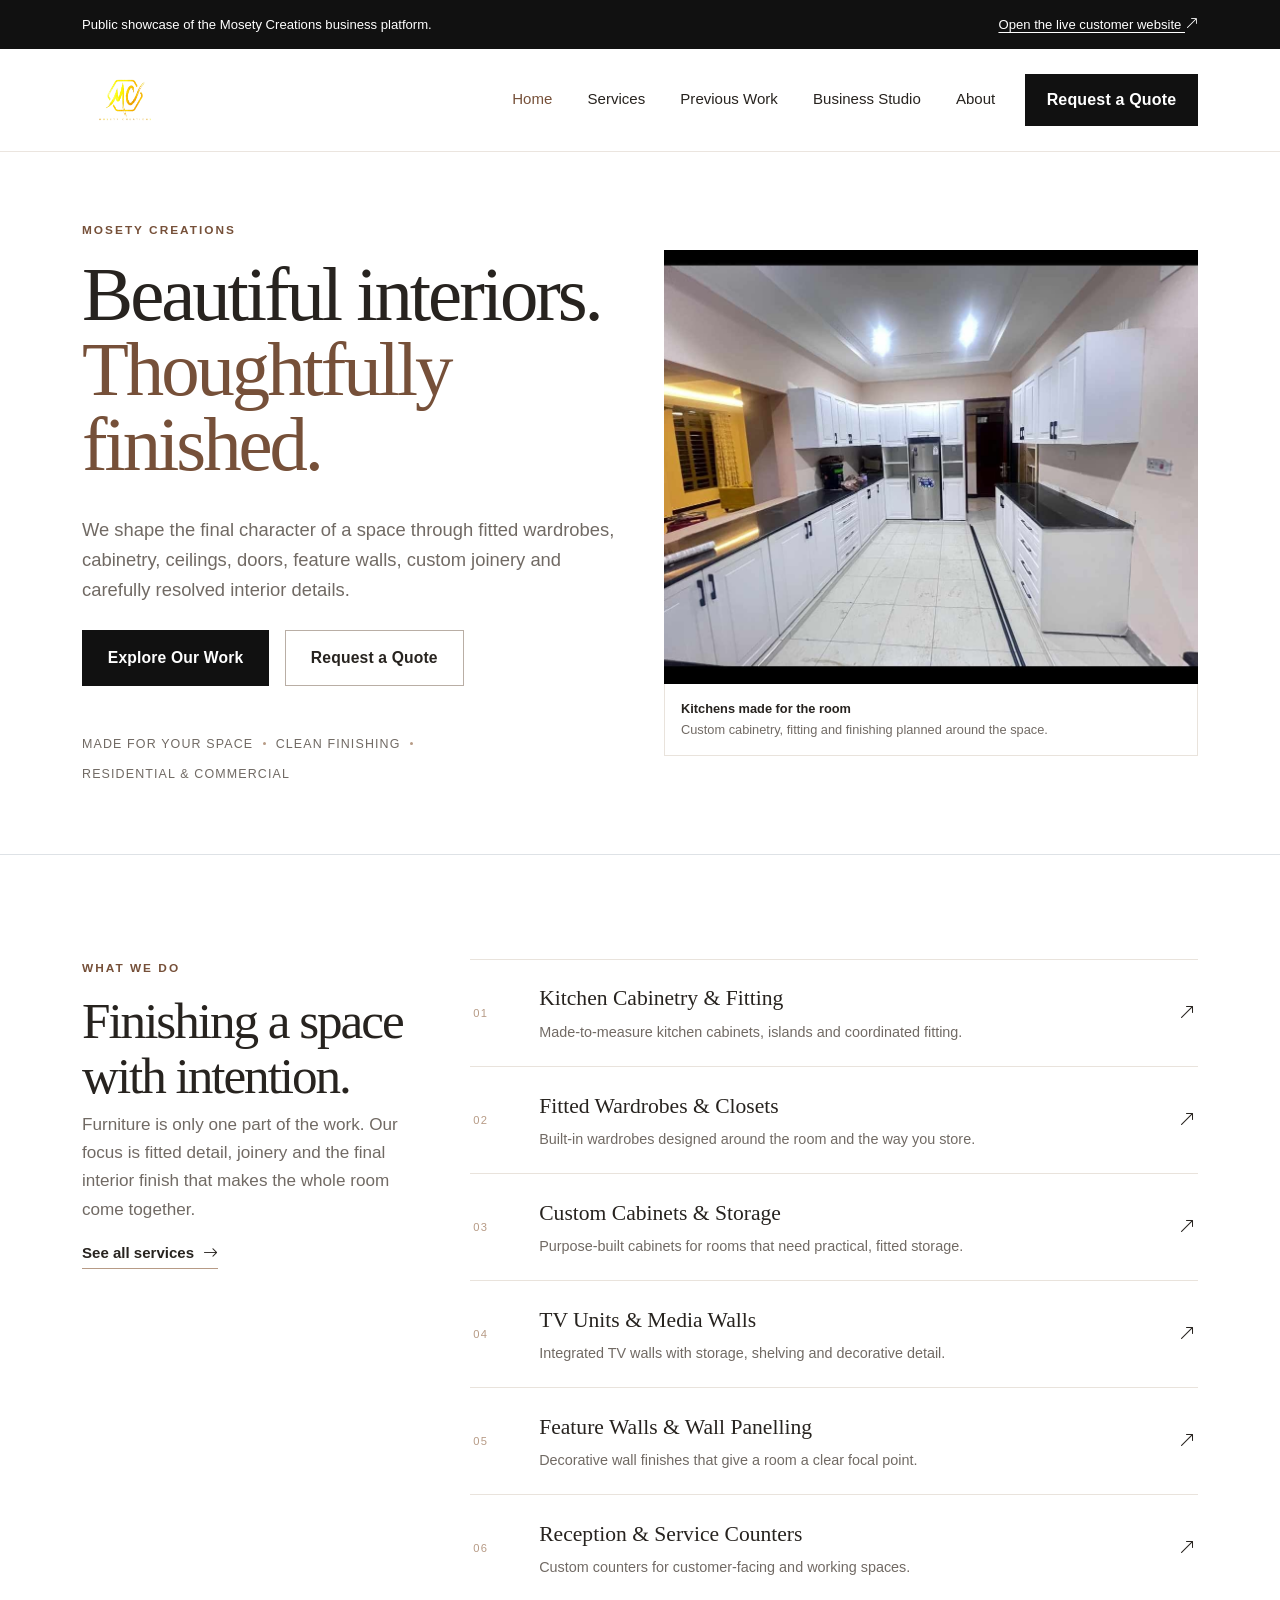
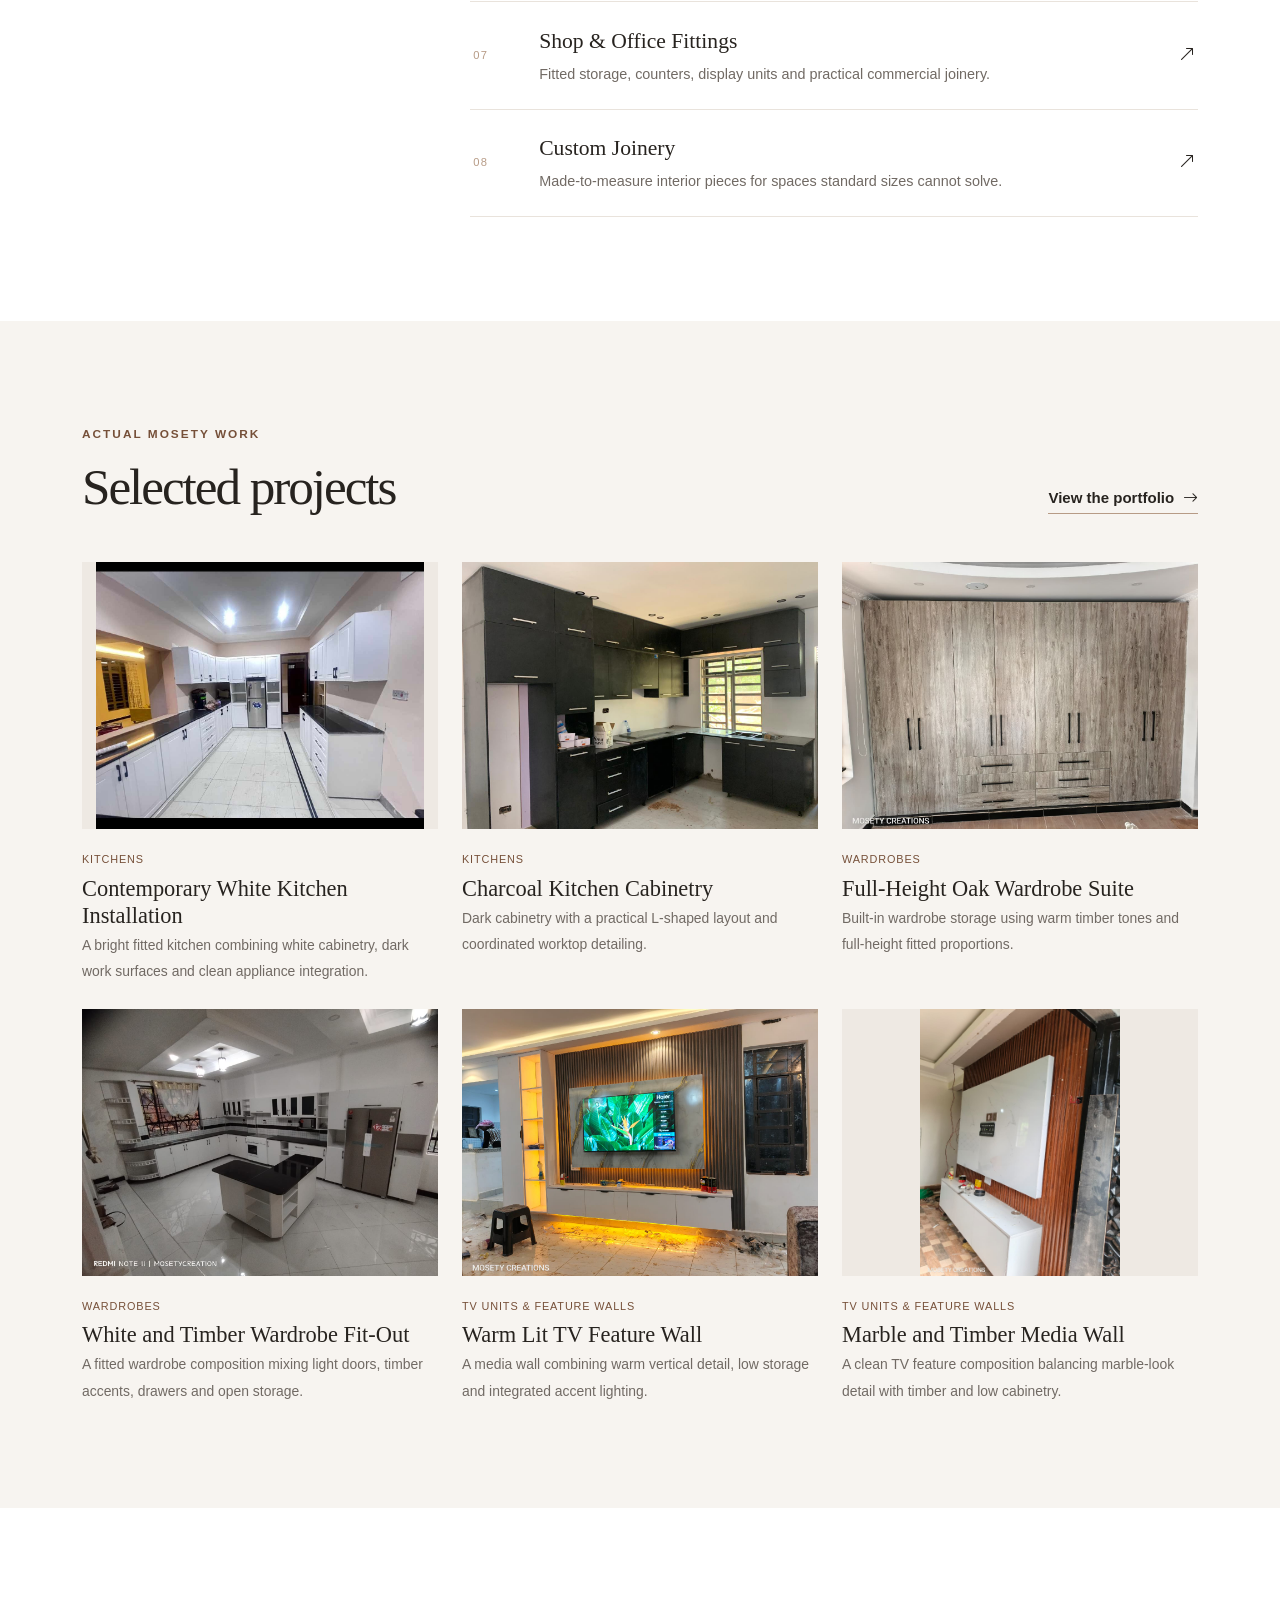
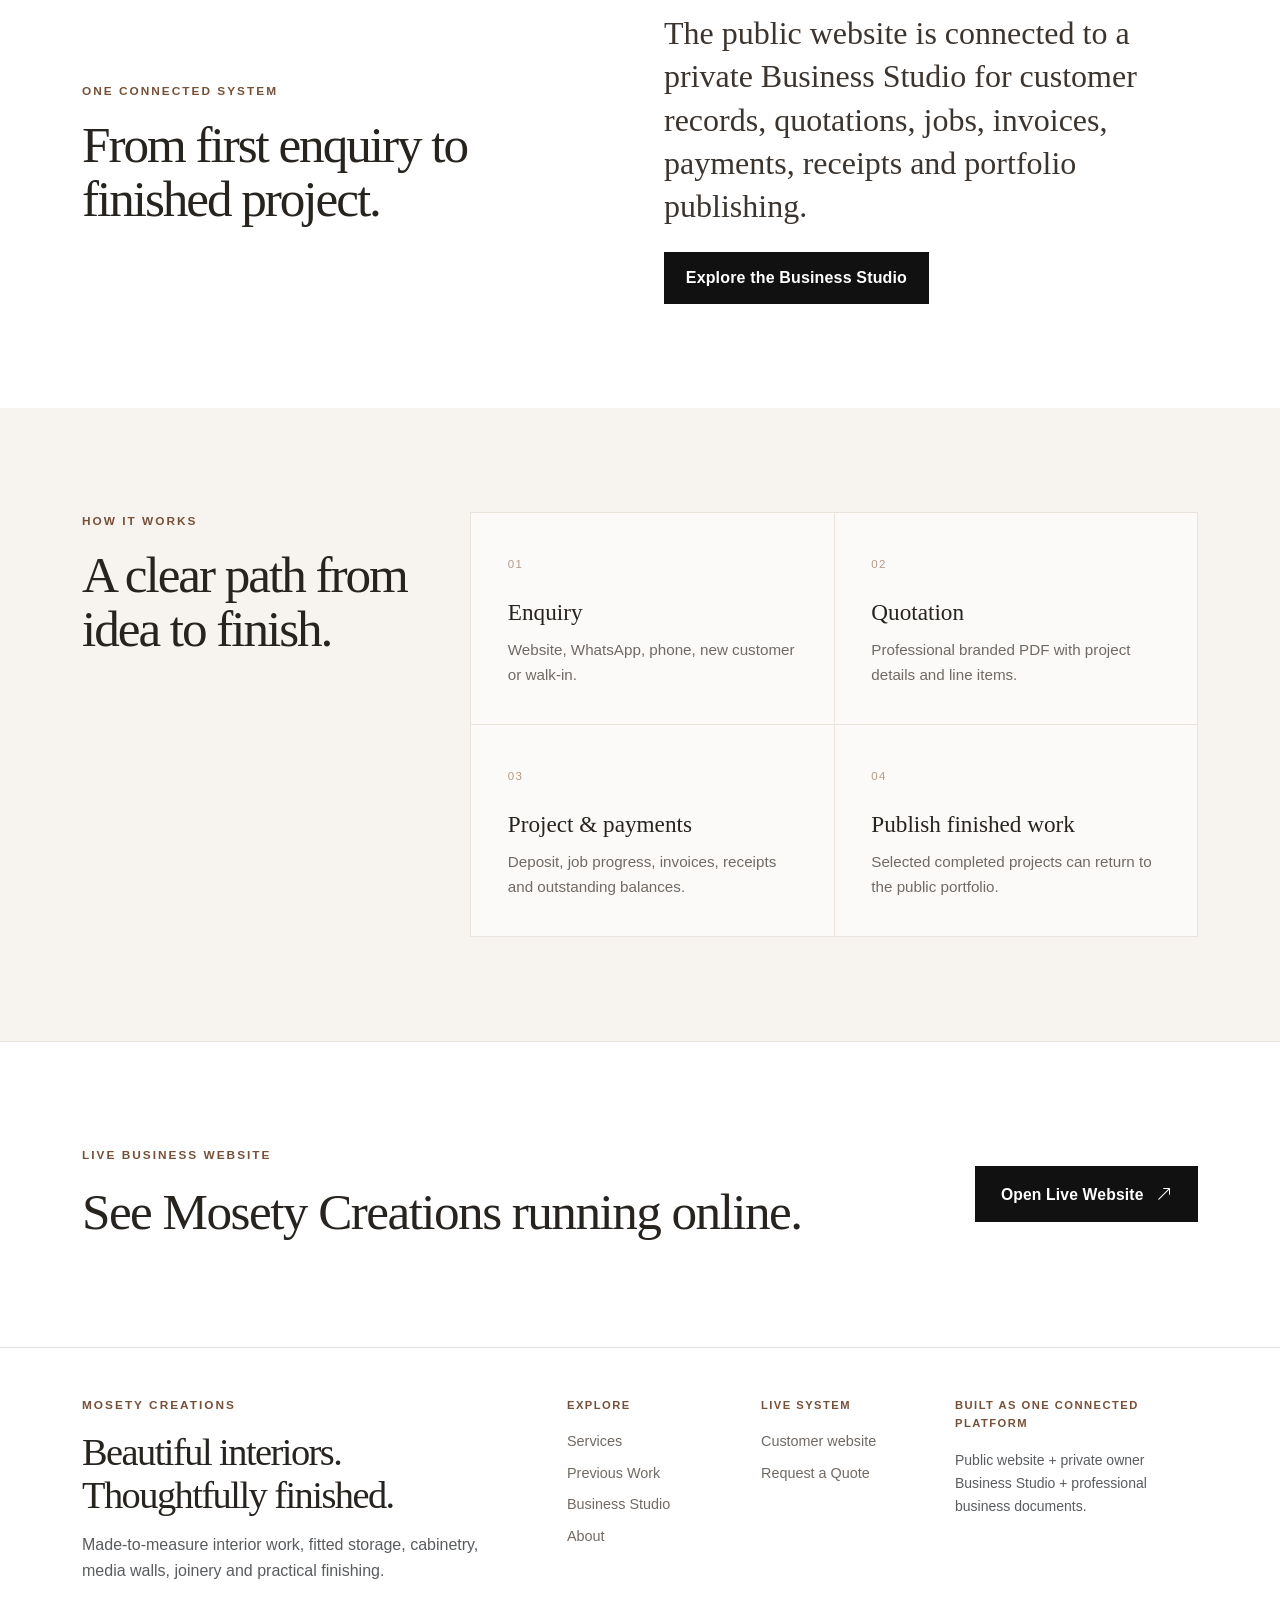
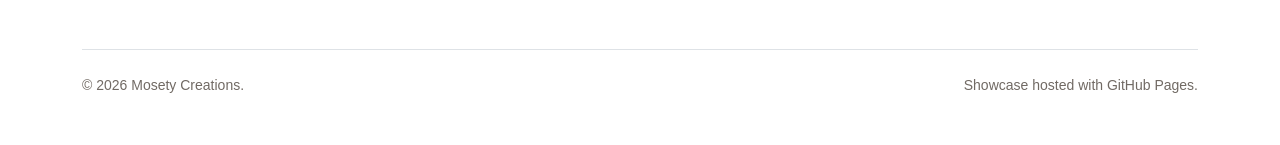
<file: index.html>
<!doctype html><html lang="en"><head><meta charset="utf-8"><meta name="viewport" content="width=device-width,initial-scale=1"><title>Custom Interiors &amp; Business Platform | Mosety Creations</title><meta name="description" content="Mosety Creations showcase - custom interiors, cabinetry, joinery and business management system."><meta name="theme-color" content="#765039"><link rel="icon" href="assets/images/brand/mosety-logo.png"><link href="https://cdn.jsdelivr.net/npm/bootstrap@5.3.3/dist/css/bootstrap.min.css" rel="stylesheet"><link href="https://cdn.jsdelivr.net/npm/bootstrap-icons@1.11.3/font/bootstrap-icons.css" rel="stylesheet"><link rel="stylesheet" href="assets/css/site.css"></head><body>
<div class="showcase-banner"><div class="container d-flex flex-column flex-md-row justify-content-between gap-2"><span>Public showcase of the Mosety Creations business platform.</span><a href="https://mosetycreations.pythonanywhere.com/" target="_blank" rel="noopener">Open the live customer website <i class="bi bi-arrow-up-right"></i></a></div></div>
<nav class="navbar navbar-expand-lg navbar-light sticky-top mc-navbar"><div class="container py-2"><a class="navbar-brand" href="index.html"><img src="assets/images/brand/mosety-logo.png" class="brand-logo" alt="Mosety Creations"></a><button class="navbar-toggler border-0 shadow-none" type="button" data-bs-toggle="collapse" data-bs-target="#mainNav"><span class="navbar-toggler-icon"></span></button><div class="collapse navbar-collapse" id="mainNav"><ul class="navbar-nav ms-auto align-items-lg-center gap-lg-2"><li class="nav-item"><a class="nav-link active" href="index.html">Home</a></li><li class="nav-item"><a class="nav-link " href="services.html">Services</a></li><li class="nav-item"><a class="nav-link " href="projects.html">Previous Work</a></li><li class="nav-item"><a class="nav-link " href="studio.html">Business Studio</a></li><li class="nav-item"><a class="nav-link " href="about.html">About</a></li><li class="nav-item ms-lg-2"><a class="btn btn-mc-dark" href="https://mosetycreations.pythonanywhere.com/contact/" target="_blank" rel="noopener">Request a Quote</a></li></ul></div></div></nav><main>
<section class="hero-section overflow-hidden"><div class="container py-5 py-lg-7"><div class="row align-items-center g-5"><div class="col-lg-6"><p class="eyebrow reveal">Mosety Creations</p><h1 class="display-title reveal">Beautiful interiors.<br><span class="text-brown">Thoughtfully finished.</span></h1><p class="hero-copy reveal">We shape the final character of a space through fitted wardrobes, cabinetry, ceilings, doors, feature walls, custom joinery and carefully resolved interior details.</p><div class="d-flex flex-wrap gap-3 mt-4 reveal"><a href="projects.html" class="btn btn-mc-dark btn-lg">Explore Our Work</a><a href="https://mosetycreations.pythonanywhere.com/contact/" target="_blank" class="btn btn-outline-mc btn-lg">Request a Quote</a></div><div class="hero-trust mt-5 reveal"><span>Made for your space</span><span>Clean finishing</span><span>Residential & commercial</span></div></div><div class="col-lg-6"><div class="hero-image-wrap reveal"><div id="mosetyHero" class="carousel slide carousel-fade" data-bs-ride="carousel" data-bs-interval="5200" data-bs-pause="false"><div class="carousel-inner"><div class="carousel-item active"><img src="assets/images/projects/kitchen-white-long-01.jpg" class="hero-image" alt="Mosety fitted kitchen"><div class="hero-image-note"><strong>Kitchens made for the room</strong><span>Custom cabinetry, fitting and finishing planned around the space.</span></div></div><div class="carousel-item"><img src="assets/images/projects/tv-wall-lit-01.jpg" class="hero-image" alt="Mosety media wall"><div class="hero-image-note"><strong>Feature walls with purpose</strong><span>TV units, storage and decorative joinery brought together as one composition.</span></div></div><div class="carousel-item"><img src="assets/images/projects/wardrobe-wide-oak-01.jpg" class="hero-image" alt="Mosety fitted wardrobe"><div class="hero-image-note"><strong>Storage that belongs in the space</strong><span>Fitted wardrobes and cabinetry built around real rooms and real storage needs.</span></div></div></div></div></div></div></div></div></section>
<section class="section-space border-top" id="services"><div class="container"><div class="row g-5"><div class="col-lg-4"><p class="eyebrow">What we do</p><h2 class="section-title">Finishing a space with intention.</h2><p class="section-copy">Furniture is only one part of the work. Our focus is fitted detail, joinery and the final interior finish that makes the whole room come together.</p><a href="services.html" class="text-link">See all services <i class="bi bi-arrow-right"></i></a></div><div class="col-lg-8"><div class="service-list"><a class="service-row reveal" href="services.html"><span class="service-number">01</span><span class="service-main"><strong>Kitchen Cabinetry &amp; Fitting</strong><small>Made-to-measure kitchen cabinets, islands and coordinated fitting.</small></span><i class="bi bi-arrow-up-right service-arrow"></i></a><a class="service-row reveal" href="services.html"><span class="service-number">02</span><span class="service-main"><strong>Fitted Wardrobes &amp; Closets</strong><small>Built-in wardrobes designed around the room and the way you store.</small></span><i class="bi bi-arrow-up-right service-arrow"></i></a><a class="service-row reveal" href="services.html"><span class="service-number">03</span><span class="service-main"><strong>Custom Cabinets &amp; Storage</strong><small>Purpose-built cabinets for rooms that need practical, fitted storage.</small></span><i class="bi bi-arrow-up-right service-arrow"></i></a><a class="service-row reveal" href="services.html"><span class="service-number">04</span><span class="service-main"><strong>TV Units &amp; Media Walls</strong><small>Integrated TV walls with storage, shelving and decorative detail.</small></span><i class="bi bi-arrow-up-right service-arrow"></i></a><a class="service-row reveal" href="services.html"><span class="service-number">05</span><span class="service-main"><strong>Feature Walls &amp; Wall Panelling</strong><small>Decorative wall finishes that give a room a clear focal point.</small></span><i class="bi bi-arrow-up-right service-arrow"></i></a><a class="service-row reveal" href="services.html"><span class="service-number">06</span><span class="service-main"><strong>Reception &amp; Service Counters</strong><small>Custom counters for customer-facing and working spaces.</small></span><i class="bi bi-arrow-up-right service-arrow"></i></a><a class="service-row reveal" href="services.html"><span class="service-number">07</span><span class="service-main"><strong>Shop &amp; Office Fittings</strong><small>Fitted storage, counters, display units and practical commercial joinery.</small></span><i class="bi bi-arrow-up-right service-arrow"></i></a><a class="service-row reveal" href="services.html"><span class="service-number">08</span><span class="service-main"><strong>Custom Joinery</strong><small>Made-to-measure interior pieces for spaces standard sizes cannot solve.</small></span><i class="bi bi-arrow-up-right service-arrow"></i></a></div></div></div></div></section>
<section class="section-space bg-soft"><div class="container"><div class="d-flex flex-column flex-md-row justify-content-between align-items-md-end gap-3 mb-5"><div><p class="eyebrow">Actual Mosety work</p><h2 class="section-title mb-0">Selected projects</h2></div><a href="projects.html" class="text-link">View the portfolio <i class="bi bi-arrow-right"></i></a></div><div class="row g-4"><div class="col-md-6 col-lg-4"><a class="project-card reveal" href="projects.html"><div class="project-card-image"><img src="assets/images/projects/kitchen-white-long-01.jpg" alt="Contemporary White Kitchen Installation"></div><div class="pt-3"><small>Kitchens</small><h3>Contemporary White Kitchen Installation</h3><span class="project-location">A bright fitted kitchen combining white cabinetry, dark work surfaces and clean appliance integration.</span></div></a></div><div class="col-md-6 col-lg-4"><a class="project-card reveal" href="projects.html"><div class="project-card-image"><img src="assets/images/projects/kitchen-charcoal-01.jpg" alt="Charcoal Kitchen Cabinetry"></div><div class="pt-3"><small>Kitchens</small><h3>Charcoal Kitchen Cabinetry</h3><span class="project-location">Dark cabinetry with a practical L-shaped layout and coordinated worktop detailing.</span></div></a></div><div class="col-md-6 col-lg-4"><a class="project-card reveal" href="projects.html"><div class="project-card-image"><img src="assets/images/projects/wardrobe-wide-oak-01.jpg" alt="Full-Height Oak Wardrobe Suite"></div><div class="pt-3"><small>Wardrobes</small><h3>Full-Height Oak Wardrobe Suite</h3><span class="project-location">Built-in wardrobe storage using warm timber tones and full-height fitted proportions.</span></div></a></div><div class="col-md-6 col-lg-4"><a class="project-card reveal" href="projects.html"><div class="project-card-image"><img src="assets/images/projects/wardrobe-white-timber-01.jpg" alt="White and Timber Wardrobe Fit-Out"></div><div class="pt-3"><small>Wardrobes</small><h3>White and Timber Wardrobe Fit-Out</h3><span class="project-location">A fitted wardrobe composition mixing light doors, timber accents, drawers and open storage.</span></div></a></div><div class="col-md-6 col-lg-4"><a class="project-card reveal" href="projects.html"><div class="project-card-image"><img src="assets/images/projects/tv-wall-lit-01.jpg" alt="Warm Lit TV Feature Wall"></div><div class="pt-3"><small>TV Units &amp; Feature Walls</small><h3>Warm Lit TV Feature Wall</h3><span class="project-location">A media wall combining warm vertical detail, low storage and integrated accent lighting.</span></div></a></div><div class="col-md-6 col-lg-4"><a class="project-card reveal" href="projects.html"><div class="project-card-image"><img src="assets/images/projects/tv-wall-marble-wood-01.jpg" alt="Marble and Timber Media Wall"></div><div class="pt-3"><small>TV Units &amp; Feature Walls</small><h3>Marble and Timber Media Wall</h3><span class="project-location">A clean TV feature composition balancing marble-look detail with timber and low cabinetry.</span></div></a></div></div></div></section>
<section class="section-space"><div class="container"><div class="row g-5 align-items-center"><div class="col-lg-5"><p class="eyebrow">One connected system</p><h2 class="section-title">From first enquiry to finished project.</h2></div><div class="col-lg-6 offset-lg-1"><p class="about-lead">The public website is connected to a private Business Studio for customer records, quotations, jobs, invoices, payments, receipts and portfolio publishing.</p><div class="mt-4"><a href="studio.html" class="btn btn-mc-dark">Explore the Business Studio</a></div></div></div></div></section>
<section class="section-space bg-soft"><div class="container"><div class="row g-5"><div class="col-lg-4"><p class="eyebrow">How it works</p><h2 class="section-title">A clear path from idea to finish.</h2></div><div class="col-lg-8"><div class="process-grid"><div class="process-item reveal"><span>01</span><h3>Enquiry</h3><p>Website, WhatsApp, phone, new customer or walk-in.</p></div><div class="process-item reveal"><span>02</span><h3>Quotation</h3><p>Professional branded PDF with project details and line items.</p></div><div class="process-item reveal"><span>03</span><h3>Project & payments</h3><p>Deposit, job progress, invoices, receipts and outstanding balances.</p></div><div class="process-item reveal"><span>04</span><h3>Publish finished work</h3><p>Selected completed projects can return to the public portfolio.</p></div></div></div></div></div></section>
<section class="cta-section section-space"><div class="container"><div class="row align-items-center g-4"><div class="col-lg-8"><p class="eyebrow">Live business website</p><h2>See Mosety Creations running online.</h2></div><div class="col-lg-4 text-lg-end"><a href="https://mosetycreations.pythonanywhere.com/" target="_blank" rel="noopener" class="btn btn-mc-dark btn-lg">Open Live Website <i class="bi bi-arrow-up-right ms-2"></i></a></div></div></div></section></main><footer class="site-footer border-top"><div class="container py-5"><div class="row g-5"><div class="col-lg-5"><p class="eyebrow">Mosety Creations</p><h2 class="footer-heading">Beautiful interiors.<br>Thoughtfully finished.</h2><p class="text-muted mt-3 max-copy">Made-to-measure interior work, fitted storage, cabinetry, media walls, joinery and practical finishing.</p></div><div class="col-6 col-lg-2"><p class="footer-label">Explore</p><a href="services.html">Services</a><a href="projects.html">Previous Work</a><a href="studio.html">Business Studio</a><a href="about.html">About</a></div><div class="col-6 col-lg-2"><p class="footer-label">Live system</p><a href="https://mosetycreations.pythonanywhere.com/" target="_blank" rel="noopener">Customer website</a><a href="https://mosetycreations.pythonanywhere.com/contact/" target="_blank" rel="noopener">Request a Quote</a></div><div class="col-lg-3"><p class="footer-label">Built as one connected platform</p><p class="text-muted small">Public website + private owner Business Studio + professional business documents.</p></div></div><div class="footer-bottom d-flex flex-column flex-md-row justify-content-between gap-2 mt-5 pt-4 border-top"><small>&copy; 2026 Mosety Creations.</small><small>Showcase hosted with GitHub Pages.</small></div></div></footer><script src="https://cdn.jsdelivr.net/npm/bootstrap@5.3.3/dist/js/bootstrap.bundle.min.js"></script><script src="assets/js/site.js"></script></body></html>
</file>
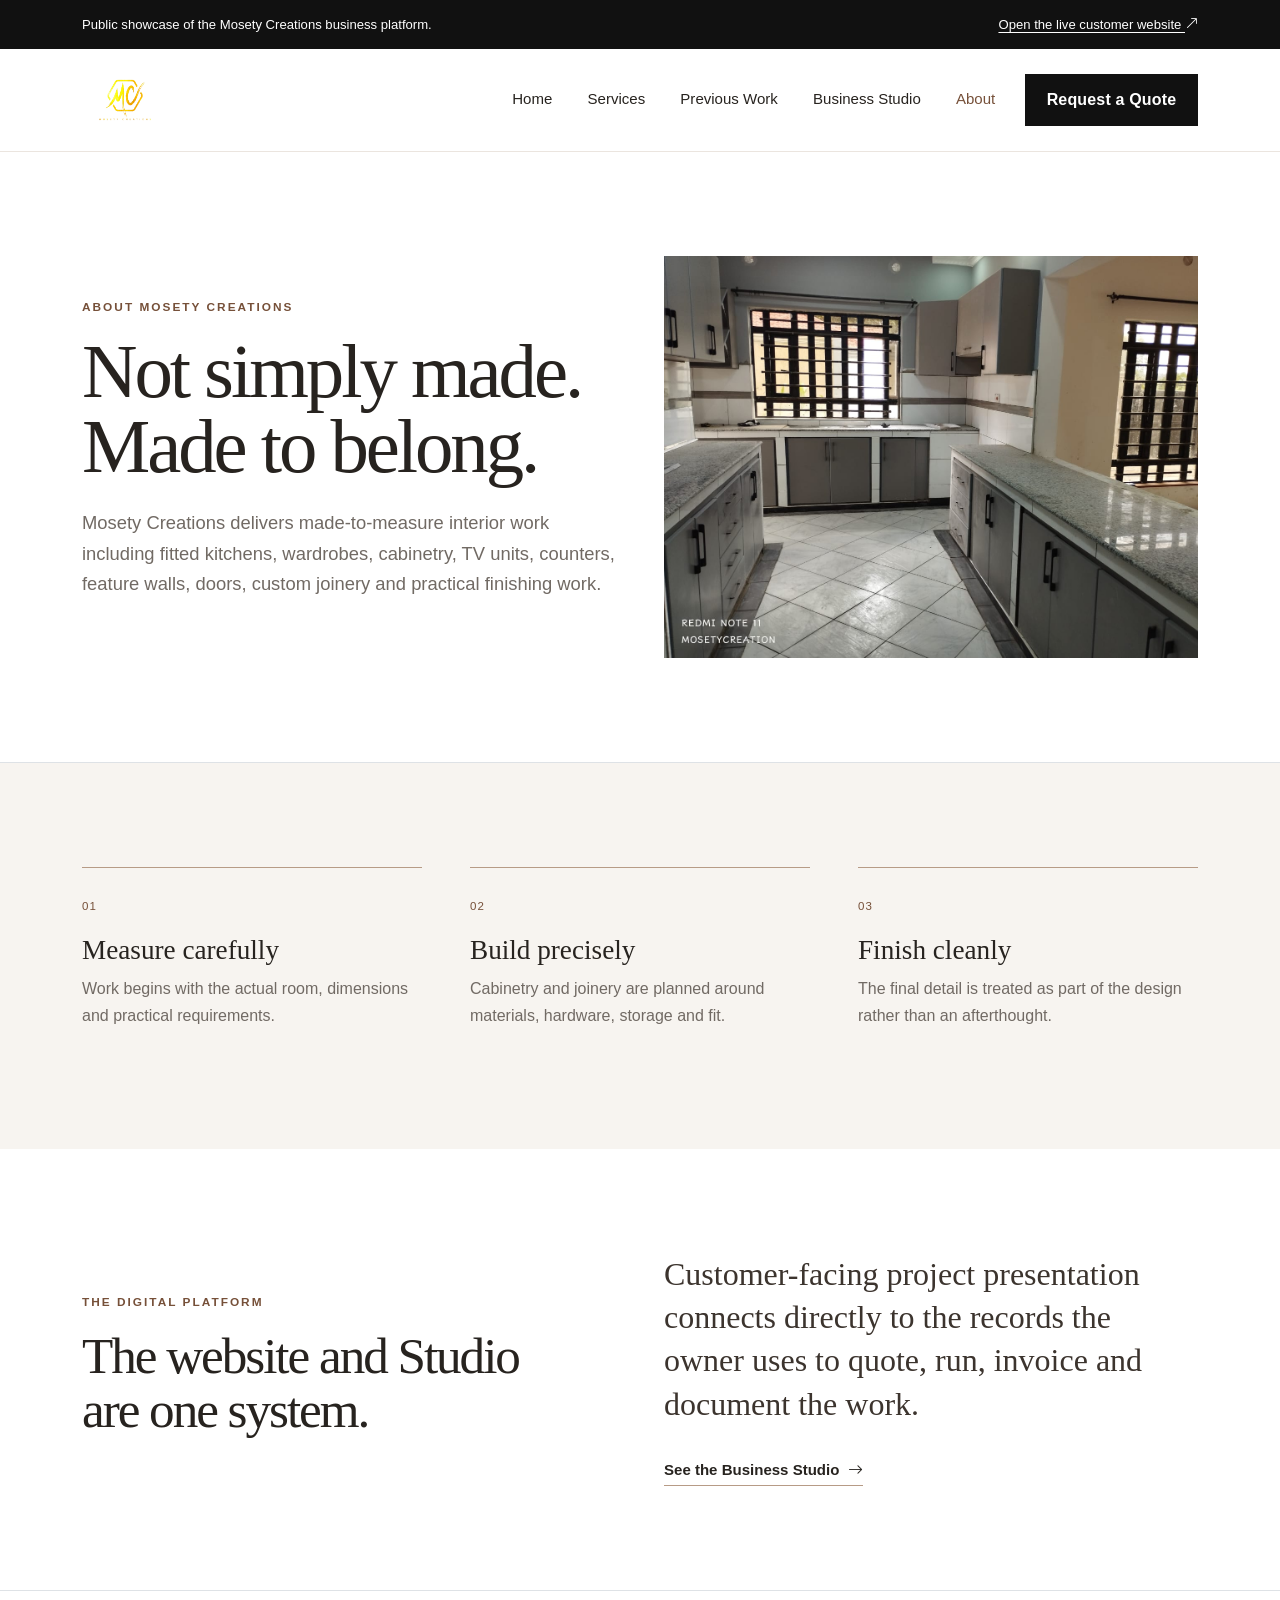
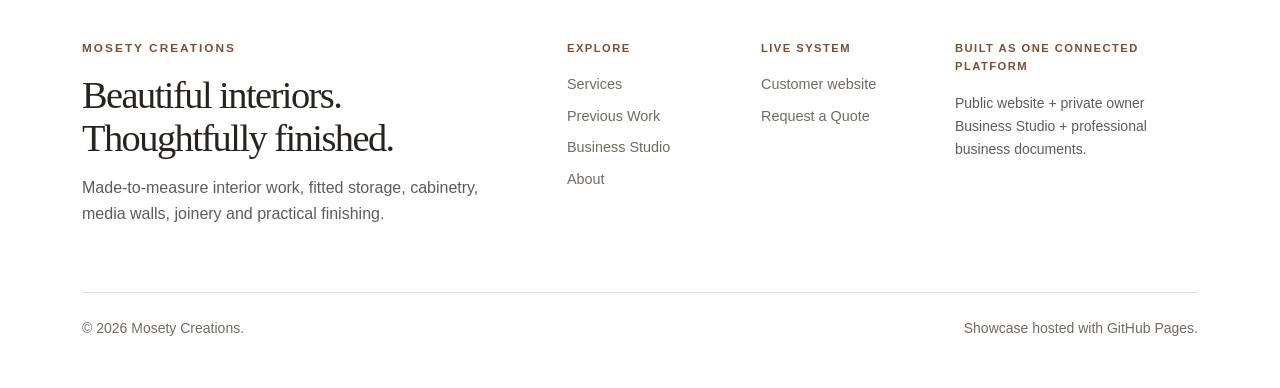
<file: about.html>
<!doctype html><html lang="en"><head><meta charset="utf-8"><meta name="viewport" content="width=device-width,initial-scale=1"><title>About | Mosety Creations</title><meta name="description" content="About Mosety Creations and the connected public website and Business Studio platform."><meta name="theme-color" content="#765039"><link rel="icon" href="assets/images/brand/mosety-logo.png"><link href="https://cdn.jsdelivr.net/npm/bootstrap@5.3.3/dist/css/bootstrap.min.css" rel="stylesheet"><link href="https://cdn.jsdelivr.net/npm/bootstrap-icons@1.11.3/font/bootstrap-icons.css" rel="stylesheet"><link rel="stylesheet" href="assets/css/site.css"></head><body>
<div class="showcase-banner"><div class="container d-flex flex-column flex-md-row justify-content-between gap-2"><span>Public showcase of the Mosety Creations business platform.</span><a href="https://mosetycreations.pythonanywhere.com/" target="_blank" rel="noopener">Open the live customer website <i class="bi bi-arrow-up-right"></i></a></div></div>
<nav class="navbar navbar-expand-lg navbar-light sticky-top mc-navbar"><div class="container py-2"><a class="navbar-brand" href="index.html"><img src="assets/images/brand/mosety-logo.png" class="brand-logo" alt="Mosety Creations"></a><button class="navbar-toggler border-0 shadow-none" type="button" data-bs-toggle="collapse" data-bs-target="#mainNav"><span class="navbar-toggler-icon"></span></button><div class="collapse navbar-collapse" id="mainNav"><ul class="navbar-nav ms-auto align-items-lg-center gap-lg-2"><li class="nav-item"><a class="nav-link " href="index.html">Home</a></li><li class="nav-item"><a class="nav-link " href="services.html">Services</a></li><li class="nav-item"><a class="nav-link " href="projects.html">Previous Work</a></li><li class="nav-item"><a class="nav-link " href="studio.html">Business Studio</a></li><li class="nav-item"><a class="nav-link active" href="about.html">About</a></li><li class="nav-item ms-lg-2"><a class="btn btn-mc-dark" href="https://mosetycreations.pythonanywhere.com/contact/" target="_blank" rel="noopener">Request a Quote</a></li></ul></div></div></nav><main><section class="section-space"><div class="container"><div class="row g-5 align-items-center"><div class="col-lg-6"><p class="eyebrow">About Mosety Creations</p><h1 class="page-title">Not simply made.<br>Made to belong.</h1><p class="page-lead mt-4">Mosety Creations delivers made-to-measure interior work including fitted kitchens, wardrobes, cabinetry, TV units, counters, feature walls, doors, custom joinery and practical finishing work.</p></div><div class="col-lg-6"><img class="w-100" src="assets/images/projects/kitchen-grey-island-01.jpg" alt="Mosety Creations interior project"></div></div></div></section><section class="section-space bg-soft border-top"><div class="container"><div class="row g-5"><div class="col-md-4"><div class="principle"><span>01</span><h3>Measure carefully</h3><p>Work begins with the actual room, dimensions and practical requirements.</p></div></div><div class="col-md-4"><div class="principle"><span>02</span><h3>Build precisely</h3><p>Cabinetry and joinery are planned around materials, hardware, storage and fit.</p></div></div><div class="col-md-4"><div class="principle"><span>03</span><h3>Finish cleanly</h3><p>The final detail is treated as part of the design rather than an afterthought.</p></div></div></div></div></section><section class="section-space"><div class="container"><div class="row g-5 align-items-center"><div class="col-lg-5"><p class="eyebrow">The digital platform</p><h2 class="section-title">The website and Studio are one system.</h2></div><div class="col-lg-6 offset-lg-1"><p class="about-lead">Customer-facing project presentation connects directly to the records the owner uses to quote, run, invoice and document the work.</p><a href="studio.html" class="text-link mt-3">See the Business Studio <i class="bi bi-arrow-right"></i></a></div></div></div></section></main><footer class="site-footer border-top"><div class="container py-5"><div class="row g-5"><div class="col-lg-5"><p class="eyebrow">Mosety Creations</p><h2 class="footer-heading">Beautiful interiors.<br>Thoughtfully finished.</h2><p class="text-muted mt-3 max-copy">Made-to-measure interior work, fitted storage, cabinetry, media walls, joinery and practical finishing.</p></div><div class="col-6 col-lg-2"><p class="footer-label">Explore</p><a href="services.html">Services</a><a href="projects.html">Previous Work</a><a href="studio.html">Business Studio</a><a href="about.html">About</a></div><div class="col-6 col-lg-2"><p class="footer-label">Live system</p><a href="https://mosetycreations.pythonanywhere.com/" target="_blank" rel="noopener">Customer website</a><a href="https://mosetycreations.pythonanywhere.com/contact/" target="_blank" rel="noopener">Request a Quote</a></div><div class="col-lg-3"><p class="footer-label">Built as one connected platform</p><p class="text-muted small">Public website + private owner Business Studio + professional business documents.</p></div></div><div class="footer-bottom d-flex flex-column flex-md-row justify-content-between gap-2 mt-5 pt-4 border-top"><small>&copy; 2026 Mosety Creations.</small><small>Showcase hosted with GitHub Pages.</small></div></div></footer><script src="https://cdn.jsdelivr.net/npm/bootstrap@5.3.3/dist/js/bootstrap.bundle.min.js"></script><script src="assets/js/site.js"></script></body></html>
</file>
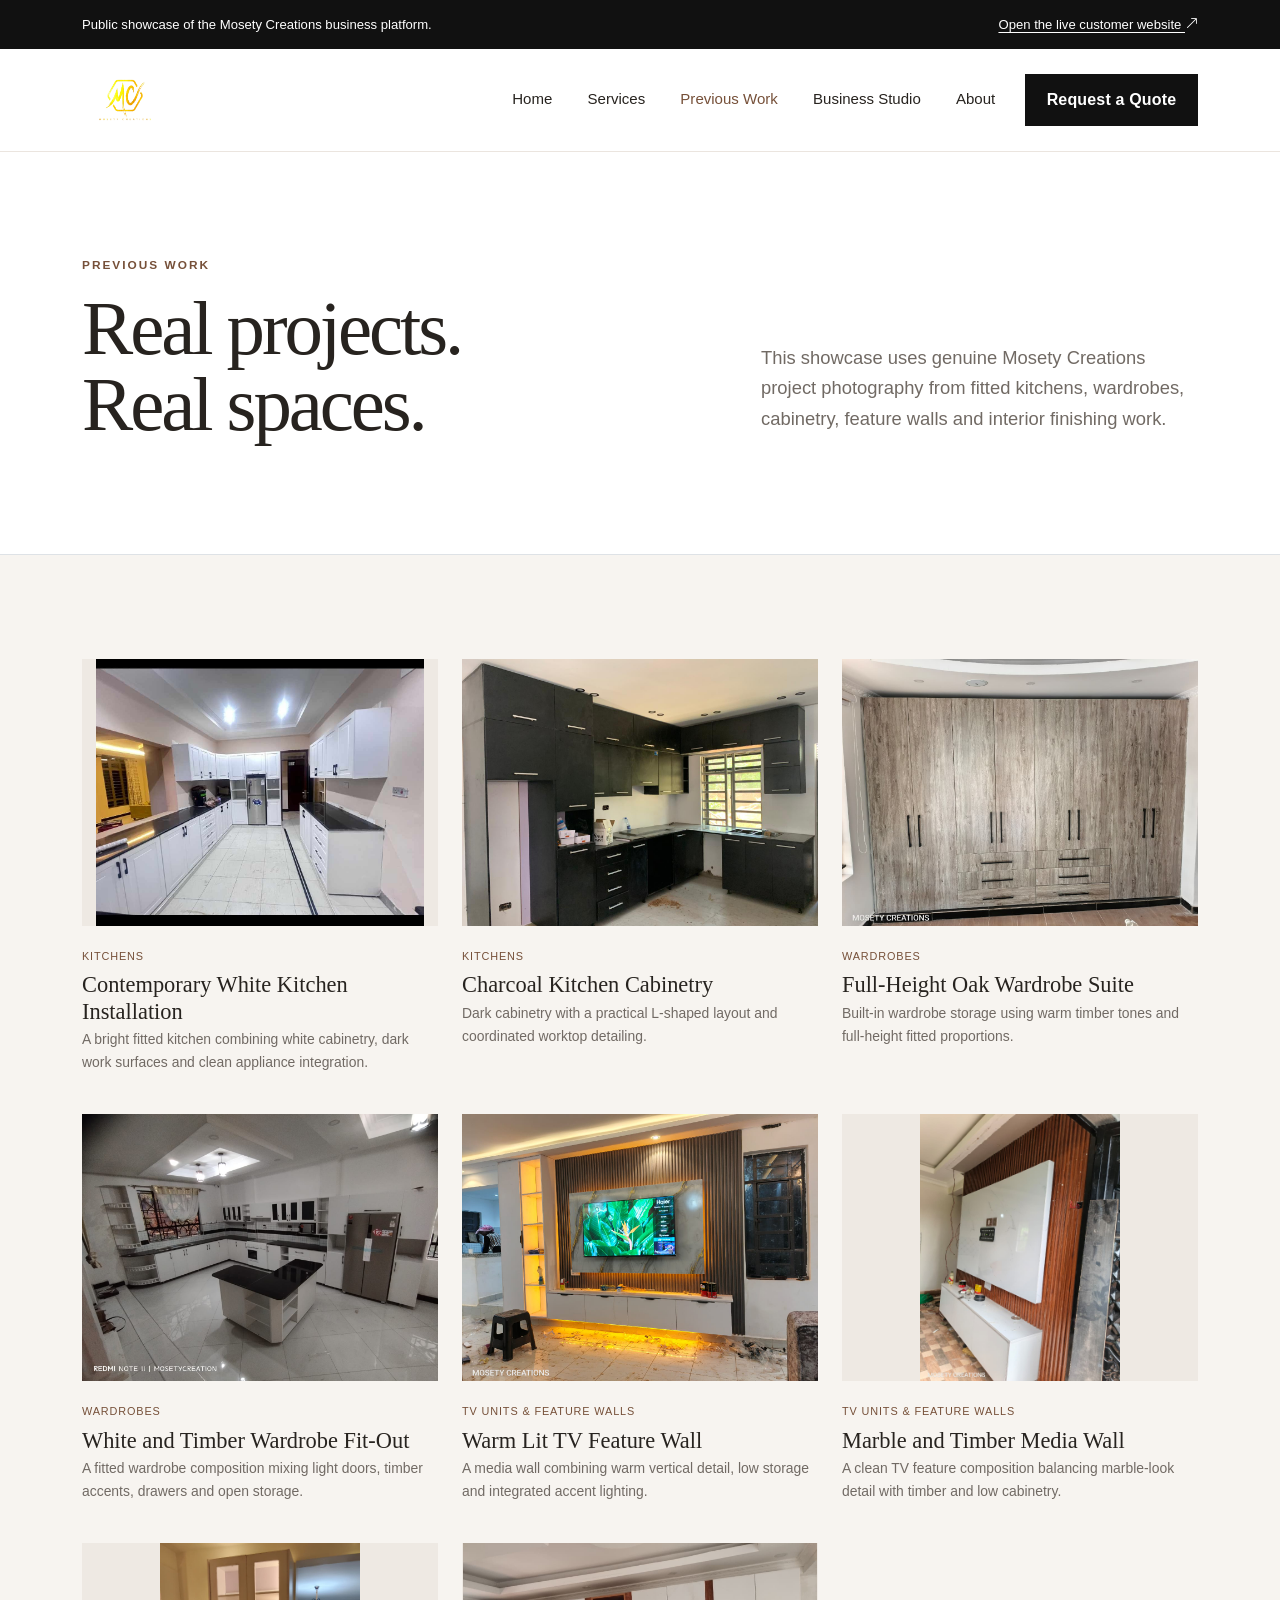
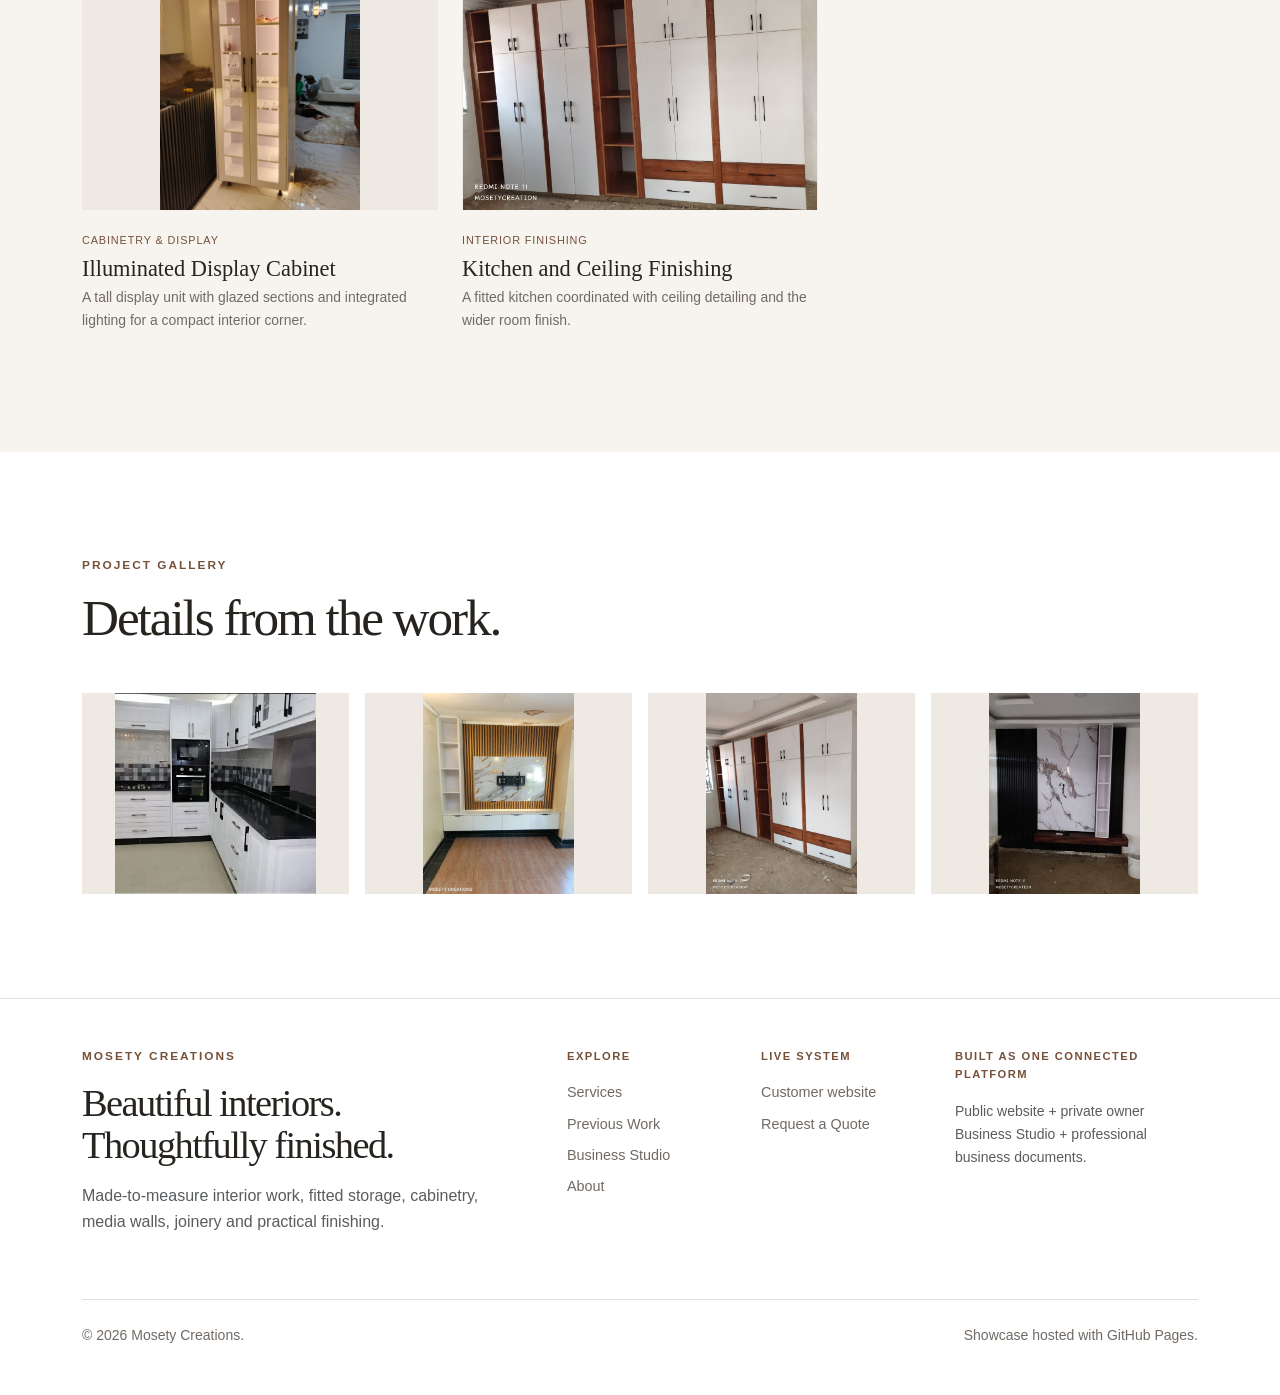
<file: projects.html>
<!doctype html><html lang="en"><head><meta charset="utf-8"><meta name="viewport" content="width=device-width,initial-scale=1"><title>Previous Work | Mosety Creations</title><meta name="description" content="Selected real Mosety Creations project photography and completed interior work."><meta name="theme-color" content="#765039"><link rel="icon" href="assets/images/brand/mosety-logo.png"><link href="https://cdn.jsdelivr.net/npm/bootstrap@5.3.3/dist/css/bootstrap.min.css" rel="stylesheet"><link href="https://cdn.jsdelivr.net/npm/bootstrap-icons@1.11.3/font/bootstrap-icons.css" rel="stylesheet"><link rel="stylesheet" href="assets/css/site.css"></head><body>
<div class="showcase-banner"><div class="container d-flex flex-column flex-md-row justify-content-between gap-2"><span>Public showcase of the Mosety Creations business platform.</span><a href="https://mosetycreations.pythonanywhere.com/" target="_blank" rel="noopener">Open the live customer website <i class="bi bi-arrow-up-right"></i></a></div></div>
<nav class="navbar navbar-expand-lg navbar-light sticky-top mc-navbar"><div class="container py-2"><a class="navbar-brand" href="index.html"><img src="assets/images/brand/mosety-logo.png" class="brand-logo" alt="Mosety Creations"></a><button class="navbar-toggler border-0 shadow-none" type="button" data-bs-toggle="collapse" data-bs-target="#mainNav"><span class="navbar-toggler-icon"></span></button><div class="collapse navbar-collapse" id="mainNav"><ul class="navbar-nav ms-auto align-items-lg-center gap-lg-2"><li class="nav-item"><a class="nav-link " href="index.html">Home</a></li><li class="nav-item"><a class="nav-link " href="services.html">Services</a></li><li class="nav-item"><a class="nav-link active" href="projects.html">Previous Work</a></li><li class="nav-item"><a class="nav-link " href="studio.html">Business Studio</a></li><li class="nav-item"><a class="nav-link " href="about.html">About</a></li><li class="nav-item ms-lg-2"><a class="btn btn-mc-dark" href="https://mosetycreations.pythonanywhere.com/contact/" target="_blank" rel="noopener">Request a Quote</a></li></ul></div></div></nav><main><section class="section-space"><div class="container"><div class="row g-5 align-items-end"><div class="col-lg-7"><p class="eyebrow">Previous work</p><h1 class="page-title">Real projects.<br>Real spaces.</h1></div><div class="col-lg-5"><p class="page-lead">This showcase uses genuine Mosety Creations project photography from fitted kitchens, wardrobes, cabinetry, feature walls and interior finishing work.</p></div></div></div></section><section class="section-space bg-soft border-top"><div class="container"><div class="row g-4"><div class="col-md-6 col-lg-4"><article class="project-card reveal"><div class="project-card-image"><img src="assets/images/projects/kitchen-white-long-01.jpg" alt="Contemporary White Kitchen Installation"></div><div class="pt-3"><small>Kitchens</small><h3>Contemporary White Kitchen Installation</h3><p class="project-location">A bright fitted kitchen combining white cabinetry, dark work surfaces and clean appliance integration.</p></div></article></div><div class="col-md-6 col-lg-4"><article class="project-card reveal"><div class="project-card-image"><img src="assets/images/projects/kitchen-charcoal-01.jpg" alt="Charcoal Kitchen Cabinetry"></div><div class="pt-3"><small>Kitchens</small><h3>Charcoal Kitchen Cabinetry</h3><p class="project-location">Dark cabinetry with a practical L-shaped layout and coordinated worktop detailing.</p></div></article></div><div class="col-md-6 col-lg-4"><article class="project-card reveal"><div class="project-card-image"><img src="assets/images/projects/wardrobe-wide-oak-01.jpg" alt="Full-Height Oak Wardrobe Suite"></div><div class="pt-3"><small>Wardrobes</small><h3>Full-Height Oak Wardrobe Suite</h3><p class="project-location">Built-in wardrobe storage using warm timber tones and full-height fitted proportions.</p></div></article></div><div class="col-md-6 col-lg-4"><article class="project-card reveal"><div class="project-card-image"><img src="assets/images/projects/wardrobe-white-timber-01.jpg" alt="White and Timber Wardrobe Fit-Out"></div><div class="pt-3"><small>Wardrobes</small><h3>White and Timber Wardrobe Fit-Out</h3><p class="project-location">A fitted wardrobe composition mixing light doors, timber accents, drawers and open storage.</p></div></article></div><div class="col-md-6 col-lg-4"><article class="project-card reveal"><div class="project-card-image"><img src="assets/images/projects/tv-wall-lit-01.jpg" alt="Warm Lit TV Feature Wall"></div><div class="pt-3"><small>TV Units &amp; Feature Walls</small><h3>Warm Lit TV Feature Wall</h3><p class="project-location">A media wall combining warm vertical detail, low storage and integrated accent lighting.</p></div></article></div><div class="col-md-6 col-lg-4"><article class="project-card reveal"><div class="project-card-image"><img src="assets/images/projects/tv-wall-marble-wood-01.jpg" alt="Marble and Timber Media Wall"></div><div class="pt-3"><small>TV Units &amp; Feature Walls</small><h3>Marble and Timber Media Wall</h3><p class="project-location">A clean TV feature composition balancing marble-look detail with timber and low cabinetry.</p></div></article></div><div class="col-md-6 col-lg-4"><article class="project-card reveal"><div class="project-card-image"><img src="assets/images/projects/display-cabinet-lit-01.jpg" alt="Illuminated Display Cabinet"></div><div class="pt-3"><small>Cabinetry &amp; Display</small><h3>Illuminated Display Cabinet</h3><p class="project-location">A tall display unit with glazed sections and integrated lighting for a compact interior corner.</p></div></article></div><div class="col-md-6 col-lg-4"><article class="project-card reveal"><div class="project-card-image"><img src="assets/images/projects/kitchen-ceiling-detail-01.jpg" alt="Kitchen and Ceiling Finishing"></div><div class="pt-3"><small>Interior Finishing</small><h3>Kitchen and Ceiling Finishing</h3><p class="project-location">A fitted kitchen coordinated with ceiling detailing and the wider room finish.</p></div></article></div></div></div></section><section class="section-space"><div class="container"><p class="eyebrow">Project gallery</p><h2 class="section-title mb-5">Details from the work.</h2><div class="row g-3"><div class="col-6 col-lg-3"><img class="w-100" style="aspect-ratio:4/3;object-fit:contain;background:#eee9e3" src="assets/images/projects/kitchen-white-black-01.jpg" alt="Mosety Creations work"></div><div class="col-6 col-lg-3"><img class="w-100" style="aspect-ratio:4/3;object-fit:contain;background:#eee9e3" src="assets/images/projects/tv-wall-wood-slat-01.jpg" alt="Mosety Creations work"></div><div class="col-6 col-lg-3"><img class="w-100" style="aspect-ratio:4/3;object-fit:contain;background:#eee9e3" src="assets/images/projects/wardrobe-white-wood-01.jpg" alt="Mosety Creations work"></div><div class="col-6 col-lg-3"><img class="w-100" style="aspect-ratio:4/3;object-fit:contain;background:#eee9e3" src="assets/images/projects/feature-wall-marble-01.jpg" alt="Mosety Creations work"></div></div></div></section></main><footer class="site-footer border-top"><div class="container py-5"><div class="row g-5"><div class="col-lg-5"><p class="eyebrow">Mosety Creations</p><h2 class="footer-heading">Beautiful interiors.<br>Thoughtfully finished.</h2><p class="text-muted mt-3 max-copy">Made-to-measure interior work, fitted storage, cabinetry, media walls, joinery and practical finishing.</p></div><div class="col-6 col-lg-2"><p class="footer-label">Explore</p><a href="services.html">Services</a><a href="projects.html">Previous Work</a><a href="studio.html">Business Studio</a><a href="about.html">About</a></div><div class="col-6 col-lg-2"><p class="footer-label">Live system</p><a href="https://mosetycreations.pythonanywhere.com/" target="_blank" rel="noopener">Customer website</a><a href="https://mosetycreations.pythonanywhere.com/contact/" target="_blank" rel="noopener">Request a Quote</a></div><div class="col-lg-3"><p class="footer-label">Built as one connected platform</p><p class="text-muted small">Public website + private owner Business Studio + professional business documents.</p></div></div><div class="footer-bottom d-flex flex-column flex-md-row justify-content-between gap-2 mt-5 pt-4 border-top"><small>&copy; 2026 Mosety Creations.</small><small>Showcase hosted with GitHub Pages.</small></div></div></footer><script src="https://cdn.jsdelivr.net/npm/bootstrap@5.3.3/dist/js/bootstrap.bundle.min.js"></script><script src="assets/js/site.js"></script></body></html>
</file>
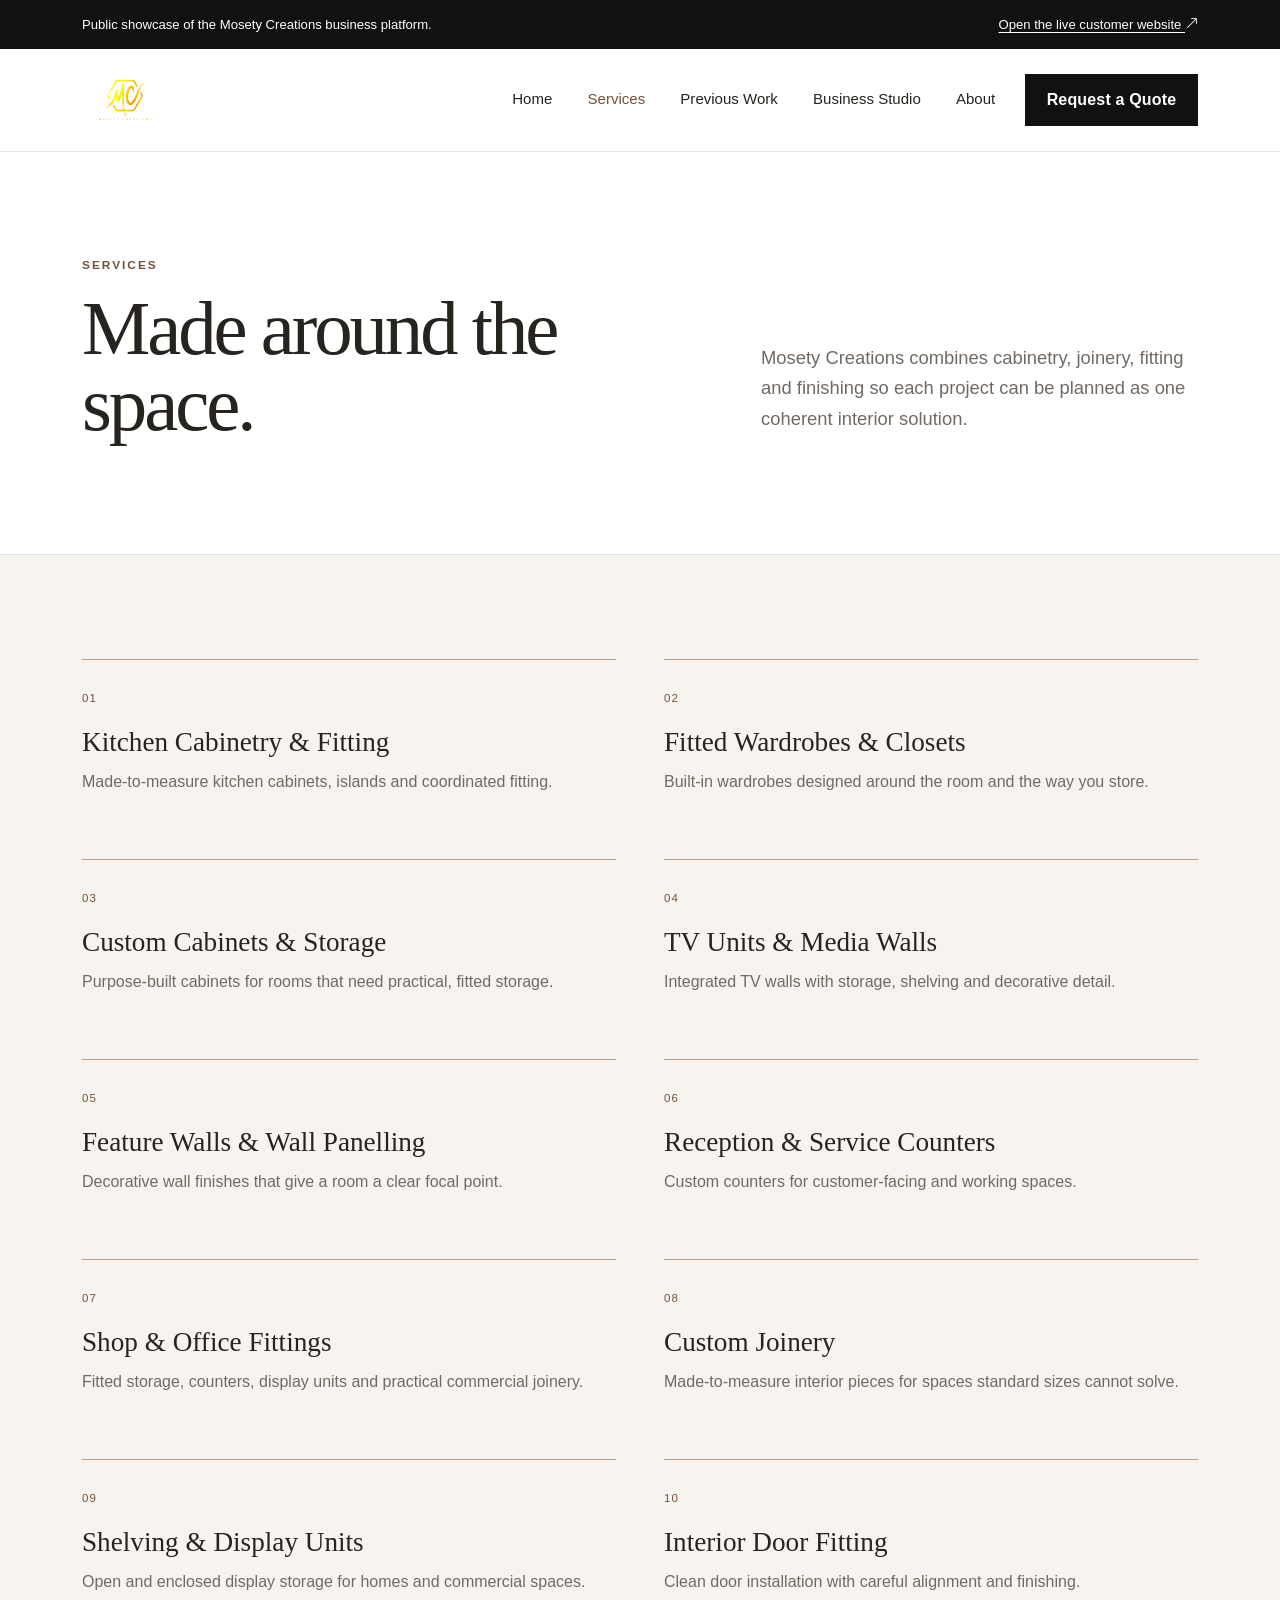
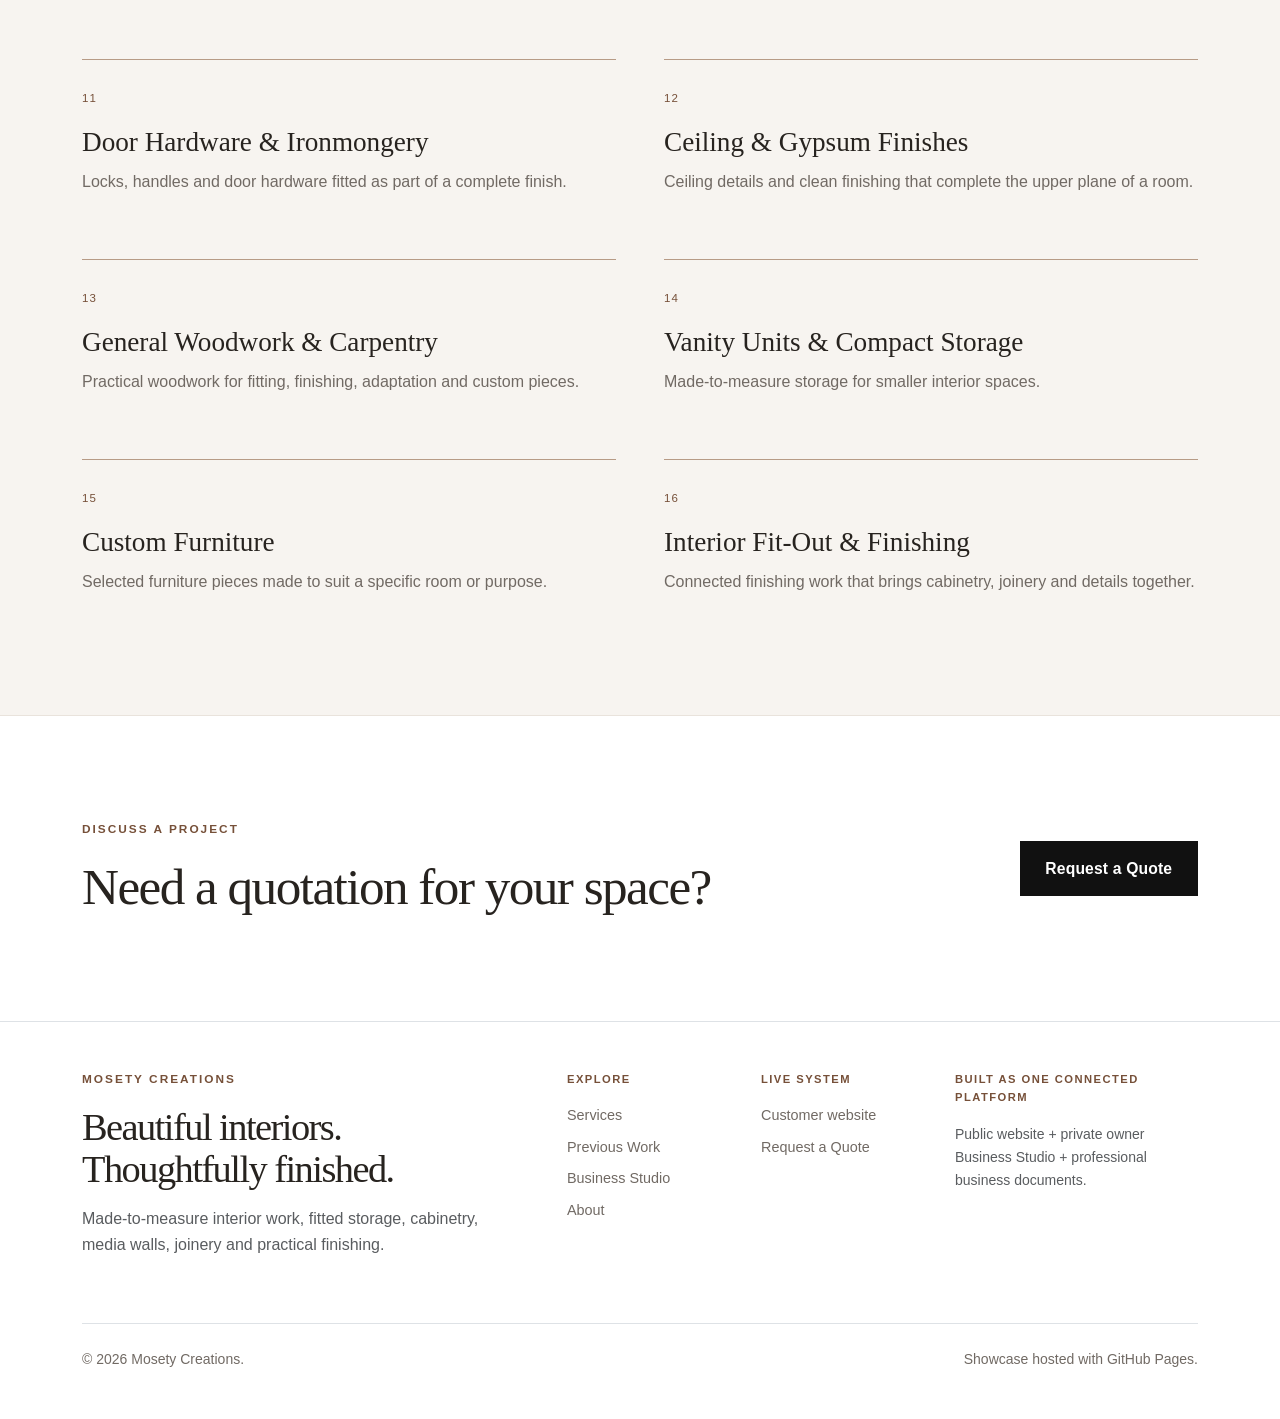
<file: services.html>
<!doctype html><html lang="en"><head><meta charset="utf-8"><meta name="viewport" content="width=device-width,initial-scale=1"><title>Services | Mosety Creations</title><meta name="description" content="Mosety Creations services including kitchens, wardrobes, media walls, joinery, counters, doors and interior finishing."><meta name="theme-color" content="#765039"><link rel="icon" href="assets/images/brand/mosety-logo.png"><link href="https://cdn.jsdelivr.net/npm/bootstrap@5.3.3/dist/css/bootstrap.min.css" rel="stylesheet"><link href="https://cdn.jsdelivr.net/npm/bootstrap-icons@1.11.3/font/bootstrap-icons.css" rel="stylesheet"><link rel="stylesheet" href="assets/css/site.css"></head><body>
<div class="showcase-banner"><div class="container d-flex flex-column flex-md-row justify-content-between gap-2"><span>Public showcase of the Mosety Creations business platform.</span><a href="https://mosetycreations.pythonanywhere.com/" target="_blank" rel="noopener">Open the live customer website <i class="bi bi-arrow-up-right"></i></a></div></div>
<nav class="navbar navbar-expand-lg navbar-light sticky-top mc-navbar"><div class="container py-2"><a class="navbar-brand" href="index.html"><img src="assets/images/brand/mosety-logo.png" class="brand-logo" alt="Mosety Creations"></a><button class="navbar-toggler border-0 shadow-none" type="button" data-bs-toggle="collapse" data-bs-target="#mainNav"><span class="navbar-toggler-icon"></span></button><div class="collapse navbar-collapse" id="mainNav"><ul class="navbar-nav ms-auto align-items-lg-center gap-lg-2"><li class="nav-item"><a class="nav-link " href="index.html">Home</a></li><li class="nav-item"><a class="nav-link active" href="services.html">Services</a></li><li class="nav-item"><a class="nav-link " href="projects.html">Previous Work</a></li><li class="nav-item"><a class="nav-link " href="studio.html">Business Studio</a></li><li class="nav-item"><a class="nav-link " href="about.html">About</a></li><li class="nav-item ms-lg-2"><a class="btn btn-mc-dark" href="https://mosetycreations.pythonanywhere.com/contact/" target="_blank" rel="noopener">Request a Quote</a></li></ul></div></div></nav><main><section class="section-space"><div class="container"><div class="row g-5 align-items-end"><div class="col-lg-7"><p class="eyebrow">Services</p><h1 class="page-title">Made around the space.</h1></div><div class="col-lg-5"><p class="page-lead">Mosety Creations combines cabinetry, joinery, fitting and finishing so each project can be planned as one coherent interior solution.</p></div></div></div></section><section class="section-space bg-soft border-top"><div class="container"><div class="row g-5"><div class="col-md-6"><div class="principle h-100 reveal"><span>01</span><h3>Kitchen Cabinetry &amp; Fitting</h3><p>Made-to-measure kitchen cabinets, islands and coordinated fitting.</p></div></div><div class="col-md-6"><div class="principle h-100 reveal"><span>02</span><h3>Fitted Wardrobes &amp; Closets</h3><p>Built-in wardrobes designed around the room and the way you store.</p></div></div><div class="col-md-6"><div class="principle h-100 reveal"><span>03</span><h3>Custom Cabinets &amp; Storage</h3><p>Purpose-built cabinets for rooms that need practical, fitted storage.</p></div></div><div class="col-md-6"><div class="principle h-100 reveal"><span>04</span><h3>TV Units &amp; Media Walls</h3><p>Integrated TV walls with storage, shelving and decorative detail.</p></div></div><div class="col-md-6"><div class="principle h-100 reveal"><span>05</span><h3>Feature Walls &amp; Wall Panelling</h3><p>Decorative wall finishes that give a room a clear focal point.</p></div></div><div class="col-md-6"><div class="principle h-100 reveal"><span>06</span><h3>Reception &amp; Service Counters</h3><p>Custom counters for customer-facing and working spaces.</p></div></div><div class="col-md-6"><div class="principle h-100 reveal"><span>07</span><h3>Shop &amp; Office Fittings</h3><p>Fitted storage, counters, display units and practical commercial joinery.</p></div></div><div class="col-md-6"><div class="principle h-100 reveal"><span>08</span><h3>Custom Joinery</h3><p>Made-to-measure interior pieces for spaces standard sizes cannot solve.</p></div></div><div class="col-md-6"><div class="principle h-100 reveal"><span>09</span><h3>Shelving &amp; Display Units</h3><p>Open and enclosed display storage for homes and commercial spaces.</p></div></div><div class="col-md-6"><div class="principle h-100 reveal"><span>10</span><h3>Interior Door Fitting</h3><p>Clean door installation with careful alignment and finishing.</p></div></div><div class="col-md-6"><div class="principle h-100 reveal"><span>11</span><h3>Door Hardware &amp; Ironmongery</h3><p>Locks, handles and door hardware fitted as part of a complete finish.</p></div></div><div class="col-md-6"><div class="principle h-100 reveal"><span>12</span><h3>Ceiling &amp; Gypsum Finishes</h3><p>Ceiling details and clean finishing that complete the upper plane of a room.</p></div></div><div class="col-md-6"><div class="principle h-100 reveal"><span>13</span><h3>General Woodwork &amp; Carpentry</h3><p>Practical woodwork for fitting, finishing, adaptation and custom pieces.</p></div></div><div class="col-md-6"><div class="principle h-100 reveal"><span>14</span><h3>Vanity Units &amp; Compact Storage</h3><p>Made-to-measure storage for smaller interior spaces.</p></div></div><div class="col-md-6"><div class="principle h-100 reveal"><span>15</span><h3>Custom Furniture</h3><p>Selected furniture pieces made to suit a specific room or purpose.</p></div></div><div class="col-md-6"><div class="principle h-100 reveal"><span>16</span><h3>Interior Fit-Out &amp; Finishing</h3><p>Connected finishing work that brings cabinetry, joinery and details together.</p></div></div></div></div></section><section class="cta-section section-space"><div class="container"><div class="row align-items-center g-4"><div class="col-lg-8"><p class="eyebrow">Discuss a project</p><h2>Need a quotation for your space?</h2></div><div class="col-lg-4 text-lg-end"><a href="https://mosetycreations.pythonanywhere.com/contact/" target="_blank" class="btn btn-mc-dark btn-lg">Request a Quote</a></div></div></div></section></main><footer class="site-footer border-top"><div class="container py-5"><div class="row g-5"><div class="col-lg-5"><p class="eyebrow">Mosety Creations</p><h2 class="footer-heading">Beautiful interiors.<br>Thoughtfully finished.</h2><p class="text-muted mt-3 max-copy">Made-to-measure interior work, fitted storage, cabinetry, media walls, joinery and practical finishing.</p></div><div class="col-6 col-lg-2"><p class="footer-label">Explore</p><a href="services.html">Services</a><a href="projects.html">Previous Work</a><a href="studio.html">Business Studio</a><a href="about.html">About</a></div><div class="col-6 col-lg-2"><p class="footer-label">Live system</p><a href="https://mosetycreations.pythonanywhere.com/" target="_blank" rel="noopener">Customer website</a><a href="https://mosetycreations.pythonanywhere.com/contact/" target="_blank" rel="noopener">Request a Quote</a></div><div class="col-lg-3"><p class="footer-label">Built as one connected platform</p><p class="text-muted small">Public website + private owner Business Studio + professional business documents.</p></div></div><div class="footer-bottom d-flex flex-column flex-md-row justify-content-between gap-2 mt-5 pt-4 border-top"><small>&copy; 2026 Mosety Creations.</small><small>Showcase hosted with GitHub Pages.</small></div></div></footer><script src="https://cdn.jsdelivr.net/npm/bootstrap@5.3.3/dist/js/bootstrap.bundle.min.js"></script><script src="assets/js/site.js"></script></body></html>
</file>
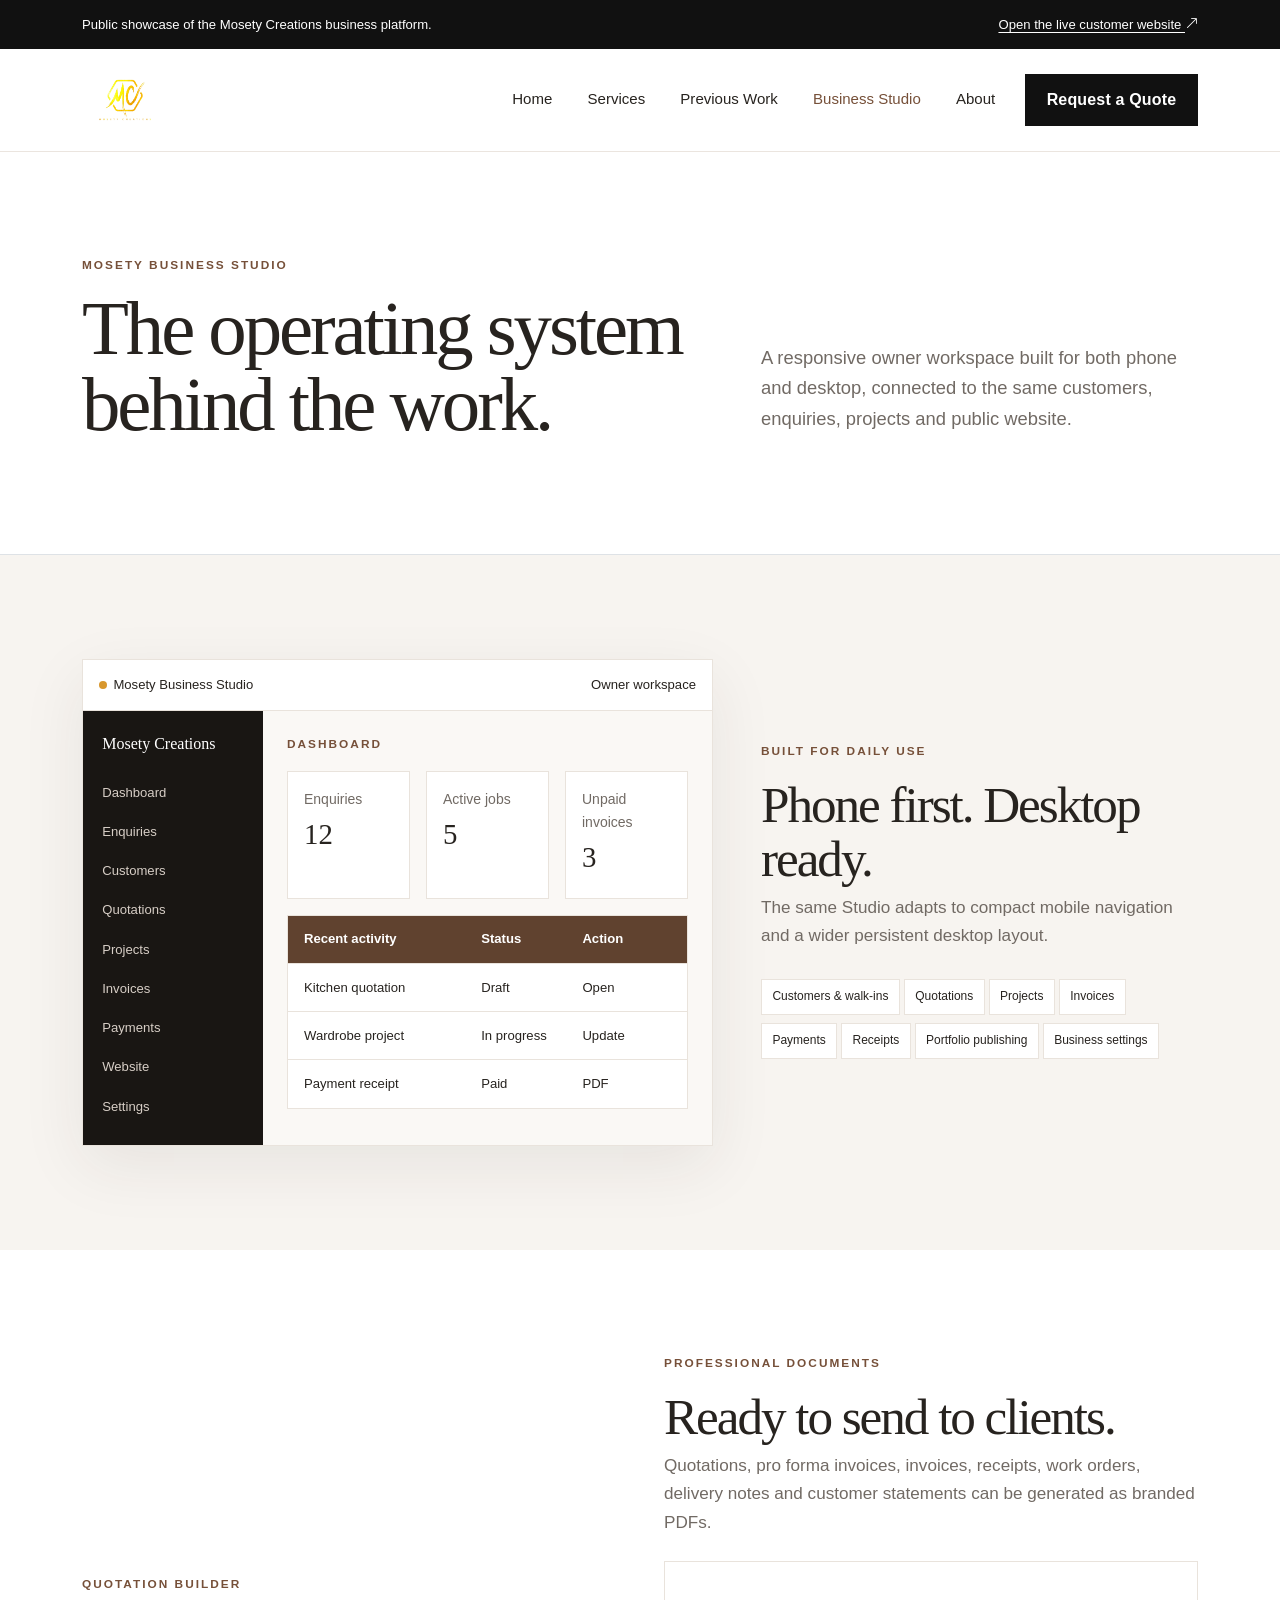
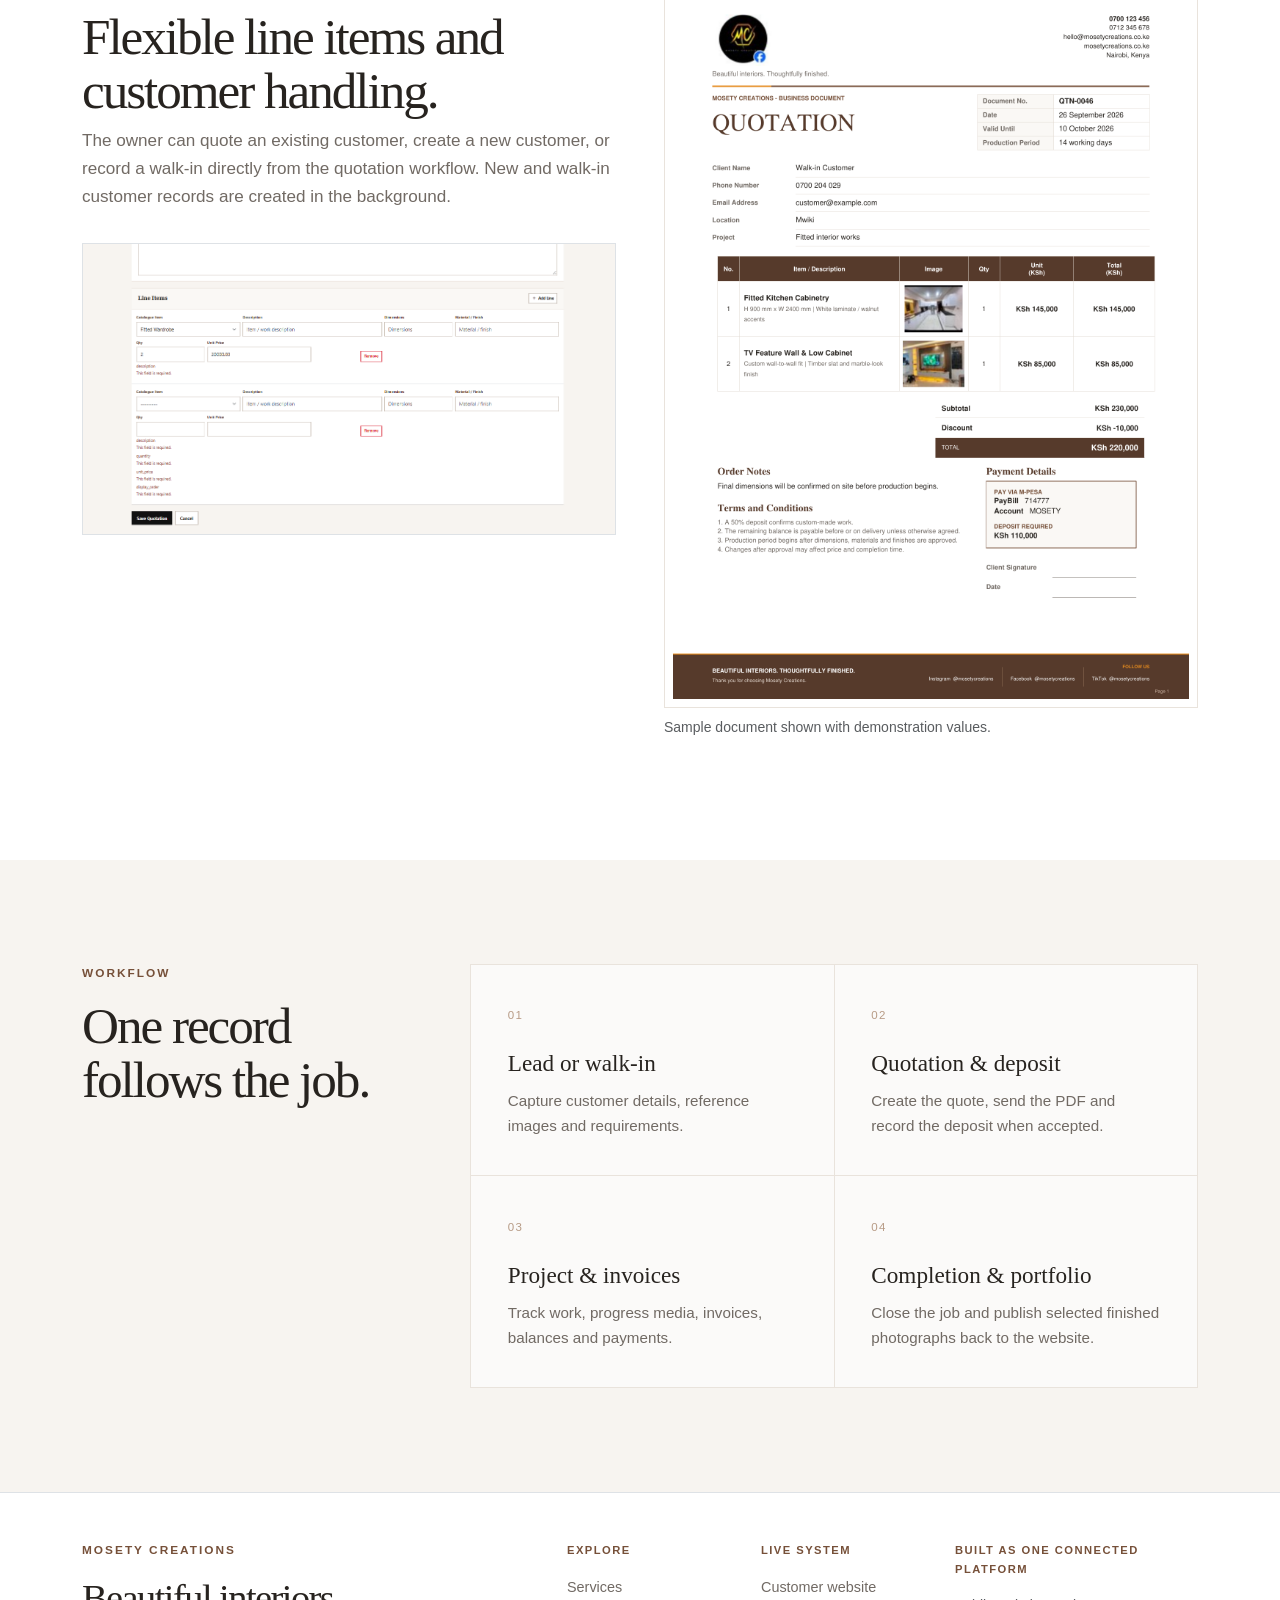
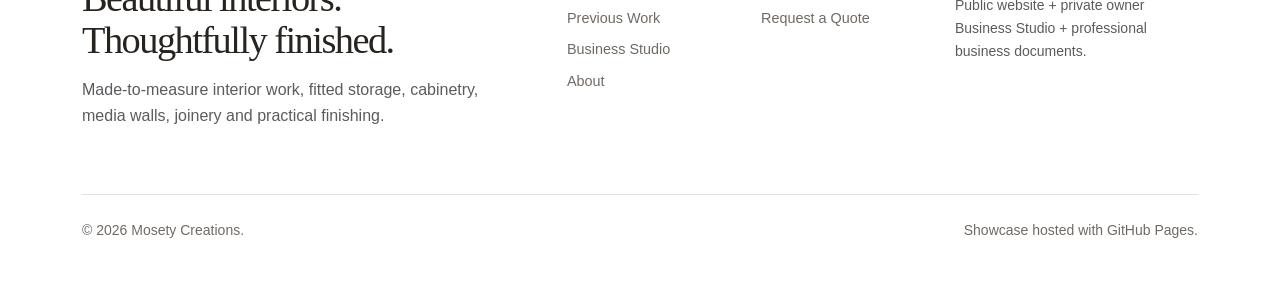
<file: studio.html>
<!doctype html><html lang="en"><head><meta charset="utf-8"><meta name="viewport" content="width=device-width,initial-scale=1"><title>Business Studio | Mosety Creations</title><meta name="description" content="Showcase of the Mosety Creations owner Business Studio for quotations, projects, invoices, payments and website management."><meta name="theme-color" content="#765039"><link rel="icon" href="assets/images/brand/mosety-logo.png"><link href="https://cdn.jsdelivr.net/npm/bootstrap@5.3.3/dist/css/bootstrap.min.css" rel="stylesheet"><link href="https://cdn.jsdelivr.net/npm/bootstrap-icons@1.11.3/font/bootstrap-icons.css" rel="stylesheet"><link rel="stylesheet" href="assets/css/site.css"></head><body>
<div class="showcase-banner"><div class="container d-flex flex-column flex-md-row justify-content-between gap-2"><span>Public showcase of the Mosety Creations business platform.</span><a href="https://mosetycreations.pythonanywhere.com/" target="_blank" rel="noopener">Open the live customer website <i class="bi bi-arrow-up-right"></i></a></div></div>
<nav class="navbar navbar-expand-lg navbar-light sticky-top mc-navbar"><div class="container py-2"><a class="navbar-brand" href="index.html"><img src="assets/images/brand/mosety-logo.png" class="brand-logo" alt="Mosety Creations"></a><button class="navbar-toggler border-0 shadow-none" type="button" data-bs-toggle="collapse" data-bs-target="#mainNav"><span class="navbar-toggler-icon"></span></button><div class="collapse navbar-collapse" id="mainNav"><ul class="navbar-nav ms-auto align-items-lg-center gap-lg-2"><li class="nav-item"><a class="nav-link " href="index.html">Home</a></li><li class="nav-item"><a class="nav-link " href="services.html">Services</a></li><li class="nav-item"><a class="nav-link " href="projects.html">Previous Work</a></li><li class="nav-item"><a class="nav-link active" href="studio.html">Business Studio</a></li><li class="nav-item"><a class="nav-link " href="about.html">About</a></li><li class="nav-item ms-lg-2"><a class="btn btn-mc-dark" href="https://mosetycreations.pythonanywhere.com/contact/" target="_blank" rel="noopener">Request a Quote</a></li></ul></div></div></nav><main><section class="section-space"><div class="container"><div class="row g-5 align-items-end"><div class="col-lg-7"><p class="eyebrow">Mosety Business Studio</p><h1 class="page-title">The operating system behind the work.</h1></div><div class="col-lg-5"><p class="page-lead">A responsive owner workspace built for both phone and desktop, connected to the same customers, enquiries, projects and public website.</p></div></div></div></section><section class="section-space bg-soft border-top"><div class="container"><div class="row g-5 align-items-center"><div class="col-lg-7"><div class="system-shell reveal"><div class="system-topbar"><span><i class="system-dot"></i>Mosety Business Studio</span><span>Owner workspace</span></div><div class="system-grid"><aside class="system-sidebar"><strong>Mosety Creations</strong><span>Dashboard</span><span>Enquiries</span><span>Customers</span><span>Quotations</span><span>Projects</span><span>Invoices</span><span>Payments</span><span>Website</span><span>Settings</span></aside><div class="system-content"><p class="eyebrow">Dashboard</p><div class="stat-grid"><div class="stat-card"><small>Enquiries</small><strong>12</strong></div><div class="stat-card"><small>Active jobs</small><strong>5</strong></div><div class="stat-card"><small>Unpaid invoices</small><strong>3</strong></div></div><div class="mock-table"><div class="mock-row head"><span>Recent activity</span><span>Status</span><span>Action</span></div><div class="mock-row"><span>Kitchen quotation</span><span>Draft</span><span>Open</span></div><div class="mock-row"><span>Wardrobe project</span><span>In progress</span><span>Update</span></div><div class="mock-row"><span>Payment receipt</span><span>Paid</span><span>PDF</span></div></div></div></div></div></div><div class="col-lg-5"><p class="eyebrow">Built for daily use</p><h2 class="section-title">Phone first. Desktop ready.</h2><p class="section-copy">The same Studio adapts to compact mobile navigation and a wider persistent desktop layout.</p><div class="mt-4"><span class="feature-badge">Customers & walk-ins</span><span class="feature-badge">Quotations</span><span class="feature-badge">Projects</span><span class="feature-badge">Invoices</span><span class="feature-badge">Payments</span><span class="feature-badge">Receipts</span><span class="feature-badge">Portfolio publishing</span><span class="feature-badge">Business settings</span></div></div></div></div></section><section class="section-space"><div class="container"><div class="row g-5 align-items-center"><div class="col-lg-6"><p class="eyebrow">Quotation builder</p><h2 class="section-title">Flexible line items and customer handling.</h2><p class="section-copy">The owner can quote an existing customer, create a new customer, or record a walk-in directly from the quotation workflow. New and walk-in customer records are created in the background.</p><img src="assets/images/showcase/quotation-builder.png" class="w-100 border mt-3" alt="Mosety quotation builder screenshot"></div><div class="col-lg-6"><p class="eyebrow">Professional documents</p><h2 class="section-title">Ready to send to clients.</h2><p class="section-copy">Quotations, pro forma invoices, invoices, receipts, work orders, delivery notes and customer statements can be generated as branded PDFs.</p><div class="doc-preview mt-4"><img src="assets/images/showcase/sample-quotation.png" alt="Mosety professional quotation sample"></div><p class="text-muted small mt-2">Sample document shown with demonstration values.</p></div></div></div></section><section class="section-space bg-soft"><div class="container"><div class="row g-5"><div class="col-lg-4"><p class="eyebrow">Workflow</p><h2 class="section-title">One record follows the job.</h2></div><div class="col-lg-8"><div class="process-grid"><div class="process-item"><span>01</span><h3>Lead or walk-in</h3><p>Capture customer details, reference images and requirements.</p></div><div class="process-item"><span>02</span><h3>Quotation & deposit</h3><p>Create the quote, send the PDF and record the deposit when accepted.</p></div><div class="process-item"><span>03</span><h3>Project & invoices</h3><p>Track work, progress media, invoices, balances and payments.</p></div><div class="process-item"><span>04</span><h3>Completion & portfolio</h3><p>Close the job and publish selected finished photographs back to the website.</p></div></div></div></div></div></section></main><footer class="site-footer border-top"><div class="container py-5"><div class="row g-5"><div class="col-lg-5"><p class="eyebrow">Mosety Creations</p><h2 class="footer-heading">Beautiful interiors.<br>Thoughtfully finished.</h2><p class="text-muted mt-3 max-copy">Made-to-measure interior work, fitted storage, cabinetry, media walls, joinery and practical finishing.</p></div><div class="col-6 col-lg-2"><p class="footer-label">Explore</p><a href="services.html">Services</a><a href="projects.html">Previous Work</a><a href="studio.html">Business Studio</a><a href="about.html">About</a></div><div class="col-6 col-lg-2"><p class="footer-label">Live system</p><a href="https://mosetycreations.pythonanywhere.com/" target="_blank" rel="noopener">Customer website</a><a href="https://mosetycreations.pythonanywhere.com/contact/" target="_blank" rel="noopener">Request a Quote</a></div><div class="col-lg-3"><p class="footer-label">Built as one connected platform</p><p class="text-muted small">Public website + private owner Business Studio + professional business documents.</p></div></div><div class="footer-bottom d-flex flex-column flex-md-row justify-content-between gap-2 mt-5 pt-4 border-top"><small>&copy; 2026 Mosety Creations.</small><small>Showcase hosted with GitHub Pages.</small></div></div></footer><script src="https://cdn.jsdelivr.net/npm/bootstrap@5.3.3/dist/js/bootstrap.bundle.min.js"></script><script src="assets/js/site.js"></script></body></html>
</file>
<file: assets/css/site.css>
:root {
  --mc-white:#fff; --mc-off-white:#faf8f5; --mc-text:#27231f; --mc-muted:#716a64;
  --mc-black:#111; --mc-brown:#765039; --mc-brown-dark:#563a2b; --mc-brown-light:#b79b86;
  --mc-gold:#d8972d; --mc-border:#e9e3dc; --mc-soft:#f7f4f0;
}
html{scroll-behavior:smooth} body{margin:0;color:var(--mc-text);background:#fff;font-family:Inter,ui-sans-serif,-apple-system,BlinkMacSystemFont,"Segoe UI",sans-serif;line-height:1.65}
a{color:inherit} img{max-width:100%}.text-brown{color:var(--mc-brown)}.bg-soft{background:var(--mc-soft)}.max-copy{max-width:37rem}.section-space{padding:6.5rem 0}.eyebrow{margin:0 0 1rem;font-size:.74rem;text-transform:uppercase;letter-spacing:.17em;font-weight:700;color:var(--mc-brown)}
.display-title,.page-title,.section-title,.footer-heading{font-family:Georgia,"Times New Roman",serif;font-weight:500;letter-spacing:-.04em}.display-title{font-size:clamp(3rem,6vw,5.9rem);line-height:.98}.page-title{font-size:clamp(3rem,6vw,6rem);line-height:.98}.section-title{font-size:clamp(2.25rem,4vw,4rem);line-height:1.06}.section-copy,.page-lead{color:var(--mc-muted);font-size:1.07rem}.page-lead{font-size:1.15rem}.mc-navbar{border-bottom:1px solid rgba(233,227,220,.9);background:#fff}.mc-navbar.is-scrolled{box-shadow:0 8px 35px rgba(40,32,26,.05)}.brand-logo{width:86px;height:60px;object-fit:contain}.navbar .nav-link{color:var(--mc-text);font-size:.94rem;padding:.8rem .85rem!important}.navbar .nav-link:hover,.navbar .nav-link.active{color:var(--mc-brown)}
.btn{border-radius:0;font-weight:600;letter-spacing:.01em;padding:.82rem 1.3rem}.btn-lg{padding:.95rem 1.55rem;font-size:.98rem}.btn-mc-dark{background:var(--mc-black);color:#fff;border:1px solid var(--mc-black)}.btn-mc-dark:hover{background:var(--mc-brown-dark);border-color:var(--mc-brown-dark);color:#fff}.btn-outline-mc{background:#fff;color:var(--mc-text);border:1px solid #b9aea5}.btn-outline-mc:hover{border-color:var(--mc-brown);color:var(--mc-brown-dark);background:#fff}.hero-section{min-height:78vh;display:flex;align-items:center}.hero-copy{margin-top:2rem;max-width:40rem;font-size:1.15rem;color:var(--mc-muted)}.hero-image-wrap{margin-left:auto;max-width:760px}.hero-image{width:100%;height:auto;display:block;background:#eee9e3}.hero-image-note{width:100%;box-sizing:border-box;padding:.9rem 1rem;background:#fff;border:1px solid var(--mc-border);border-top:0;color:var(--mc-muted);font-size:.8rem}.hero-image-note strong,.hero-image-note span{display:block}.hero-image-note strong{color:var(--mc-text)}.hero-trust{display:flex;flex-wrap:wrap;gap:.6rem 1.4rem;font-size:.78rem;text-transform:uppercase;letter-spacing:.09em;color:var(--mc-muted)}.hero-trust span{position:relative}.hero-trust span:not(:last-child)::after{content:"";position:absolute;width:3px;height:3px;border-radius:50%;background:var(--mc-brown-light);right:-.8rem;top:.65em}
.text-link{display:inline-flex;align-items:center;gap:.55rem;color:var(--mc-text);text-decoration:none;font-weight:600;font-size:.94rem;border-bottom:1px solid var(--mc-brown-light);padding-bottom:.15rem}.service-list{border-top:1px solid var(--mc-border)}.service-row{display:grid;grid-template-columns:50px 1fr 32px;align-items:center;gap:1rem;padding:1.35rem .2rem;border-bottom:1px solid var(--mc-border);text-decoration:none;transition:.2s}.service-row:hover{padding-left:.65rem;color:var(--mc-brown-dark)}.service-number{font-size:.7rem;letter-spacing:.12em;color:var(--mc-brown-light)}.service-main strong{display:block;font-family:Georgia,serif;font-size:1.35rem;font-weight:500}.service-main small{display:block;color:var(--mc-muted);margin-top:.22rem;font-size:.9rem}.service-arrow{justify-self:end}.project-card{display:block;color:var(--mc-text);text-decoration:none}.project-card-image{background:#eee9e3;overflow:hidden}.project-card-image img{width:100%;aspect-ratio:4/3;object-fit:contain;object-position:center;display:block;transition:transform .35s ease}.project-card:hover .project-card-image img{transform:scale(1.015)}.project-card small{font-size:.68rem;color:var(--mc-brown);text-transform:uppercase;letter-spacing:.08em}.project-card h3{font-family:Georgia,serif;font-size:1.4rem;margin:.25rem 0 .15rem;font-weight:500}.project-location{color:var(--mc-muted);font-size:.87rem}.project-tile{position:relative;display:block;min-height:510px;overflow:hidden;color:#fff;text-decoration:none;background:#222}.project-tile img{position:absolute;inset:0;width:100%;height:100%;object-fit:cover}.project-overlay{position:absolute;inset:0;background:linear-gradient(to top,rgba(17,17,17,.7),rgba(17,17,17,.02) 60%)}.project-meta{position:absolute;left:1.5rem;right:1.5rem;bottom:1.5rem;z-index:2}.project-meta small,.project-meta strong{display:block}.project-meta small{text-transform:uppercase;font-size:.68rem;letter-spacing:.12em}.project-meta strong{font-family:Georgia,serif;font-size:1.7rem;font-weight:500;margin-top:.3rem}.process-grid{display:grid;grid-template-columns:repeat(2,1fr);border-top:1px solid var(--mc-border);border-left:1px solid var(--mc-border)}.process-item{padding:2.3rem;border-right:1px solid var(--mc-border);border-bottom:1px solid var(--mc-border);background:rgba(255,255,255,.6)}.process-item span{color:var(--mc-brown-light);font-size:.72rem;letter-spacing:.12em}.process-item h3{font-family:Georgia,serif;font-size:1.45rem;margin:1.4rem 0 .65rem;font-weight:500}.process-item p{color:var(--mc-muted);margin:0;font-size:.95rem}.about-lead{font-family:Georgia,serif;font-size:clamp(1.55rem,2.5vw,2.35rem);line-height:1.35;color:#3c342e}.principle{border-top:1px solid var(--mc-brown-light);padding-top:1.5rem}.principle span{color:var(--mc-brown);font-size:.72rem;letter-spacing:.1em}.principle h3{font-family:Georgia,serif;font-size:1.7rem;margin:1rem 0 .6rem}.principle p{color:var(--mc-muted)}
.showcase-banner{background:#111;color:#fff;padding:.85rem 0;font-size:.82rem}.showcase-banner a{color:#fff;text-underline-offset:3px}.system-shell{border:1px solid var(--mc-border);background:#fff;box-shadow:0 20px 60px rgba(53,41,32,.08)}.system-topbar{display:flex;justify-content:space-between;align-items:center;padding:.9rem 1rem;border-bottom:1px solid var(--mc-border);font-size:.82rem}.system-dot{width:8px;height:8px;border-radius:50%;background:var(--mc-gold);display:inline-block;margin-right:.4rem}.system-grid{display:grid;grid-template-columns:180px 1fr;min-height:430px}.system-sidebar{background:#191613;color:#fff;padding:1.2rem}.system-sidebar strong{font-family:Georgia,serif;font-weight:500;display:block;margin-bottom:1rem}.system-sidebar span{display:block;padding:.55rem 0;color:#d7cec6;font-size:.82rem}.system-content{padding:1.5rem;background:#faf8f5}.stat-grid{display:grid;grid-template-columns:repeat(3,1fr);gap:1rem}.stat-card{padding:1rem;background:#fff;border:1px solid var(--mc-border)}.stat-card small{color:var(--mc-muted);display:block}.stat-card strong{font-family:Georgia,serif;font-size:1.8rem;font-weight:500}.mock-table{margin-top:1rem;background:#fff;border:1px solid var(--mc-border)}.mock-row{display:grid;grid-template-columns:1.4fr .8fr .7fr;padding:.8rem 1rem;border-bottom:1px solid var(--mc-border);font-size:.82rem}.mock-row:last-child{border-bottom:0}.mock-row.head{background:#60422f;color:#fff;font-weight:600}.feature-badge{display:inline-block;border:1px solid var(--mc-border);padding:.45rem .65rem;font-size:.75rem;margin:.25rem .25rem .25rem 0;background:#fff}.doc-preview{border:1px solid var(--mc-border);background:#fff;padding:.5rem}.doc-preview img{width:100%;display:block}.cta-section{border-top:1px solid var(--mc-border);background:#fff}.cta-section h2{font-family:Georgia,serif;font-size:clamp(2.3rem,4vw,4.5rem);font-weight:500;margin:0;letter-spacing:-.03em}.site-footer{background:#fff}.footer-heading{font-size:clamp(2rem,3vw,3.2rem);line-height:1.1}.footer-label{font-size:.7rem;text-transform:uppercase;letter-spacing:.13em;color:var(--mc-brown);font-weight:700}.site-footer a{display:block;text-decoration:none;margin-bottom:.48rem;color:var(--mc-muted);font-size:.9rem}.site-footer a:hover{color:var(--mc-brown-dark)}.footer-bottom{color:var(--mc-muted)}.reveal{opacity:0;transform:translateY(12px);transition:opacity .65s ease,transform .65s ease}.reveal.is-visible{opacity:1;transform:none}
@media(max-width:991.98px){.section-space{padding:5rem 0}.hero-section{min-height:auto}.system-grid{grid-template-columns:1fr}.system-sidebar{display:none}.project-tile{min-height:430px}.navbar-collapse{padding:1rem 0 1.25rem}}@media(max-width:767.98px){.section-space{padding:4rem 0}.process-grid{grid-template-columns:1fr}.service-row{grid-template-columns:42px 1fr 24px}.project-tile{min-height:380px}.stat-grid{grid-template-columns:1fr}.mock-row{grid-template-columns:1fr;gap:.3rem}.hero-trust span:not(:last-child)::after{display:none}}
@media(prefers-reduced-motion:reduce){html{scroll-behavior:auto}.reveal{opacity:1;transform:none;transition:none}}
</file>
